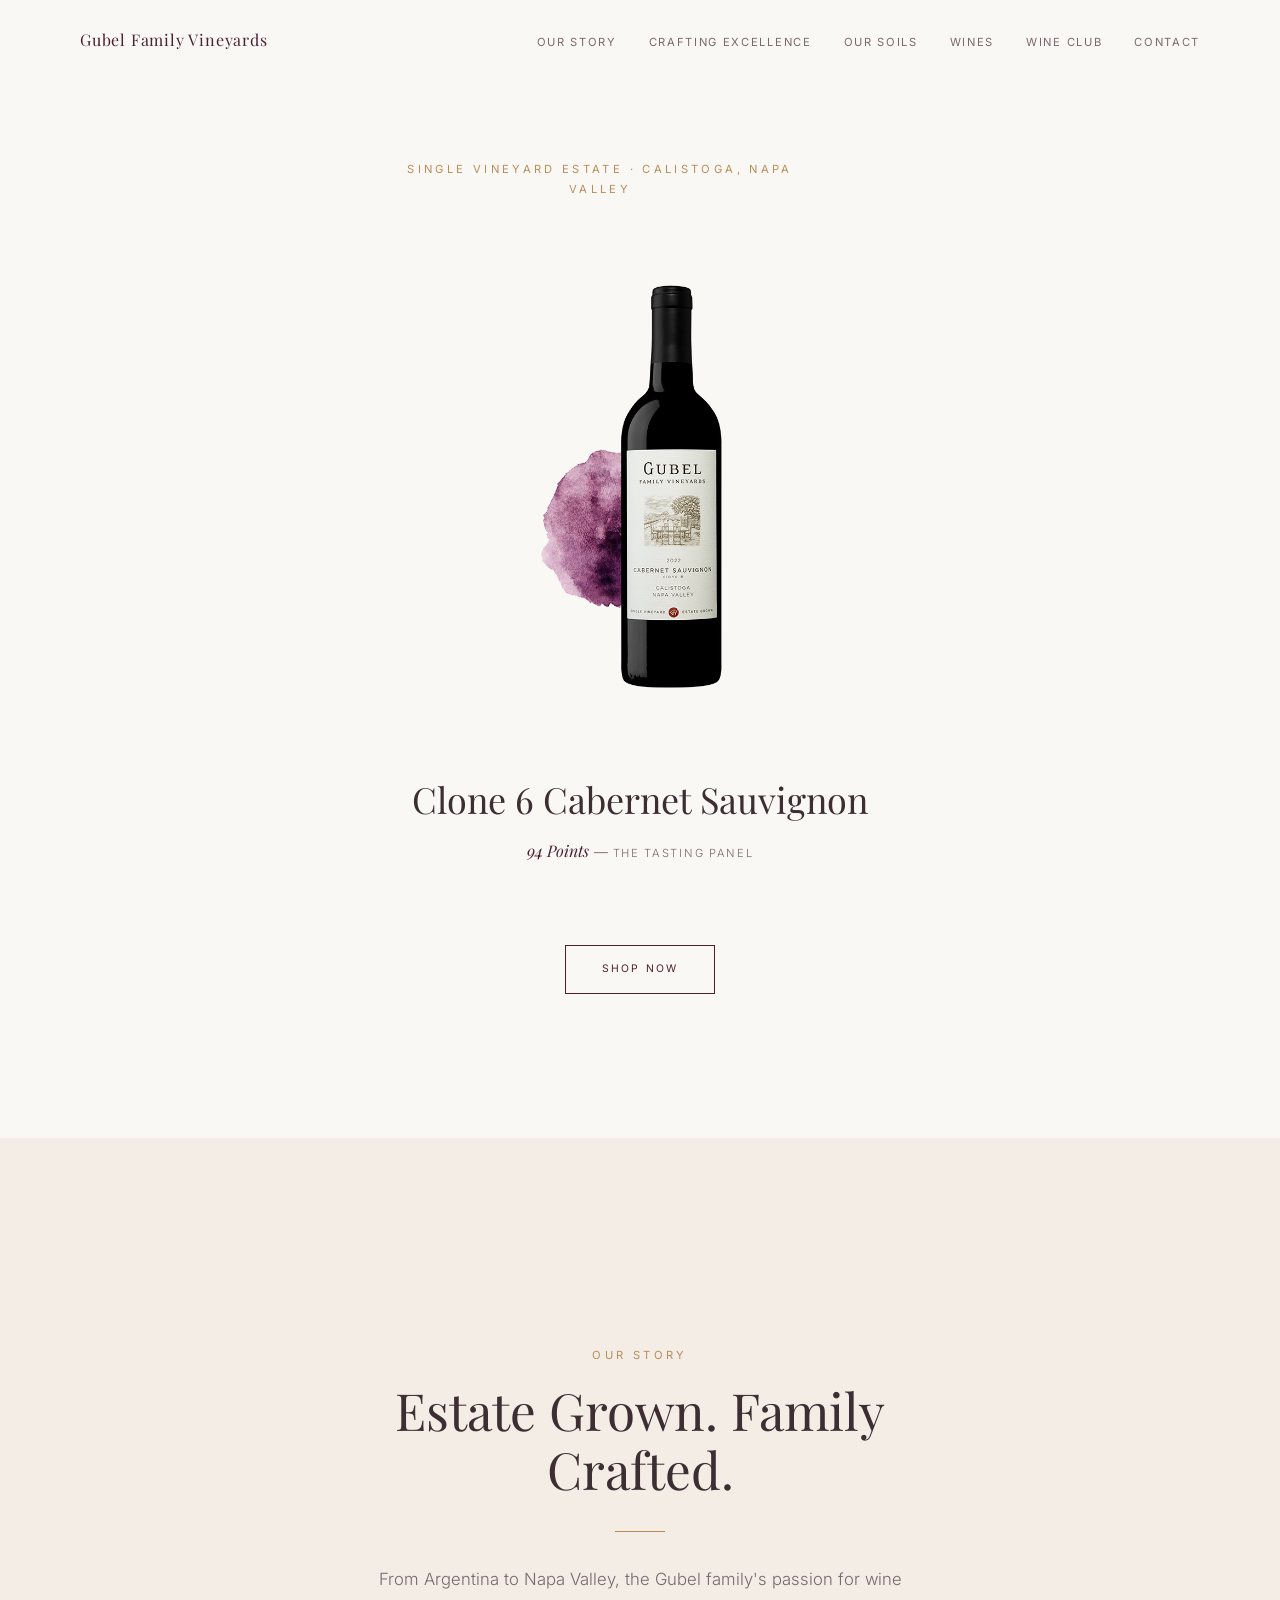
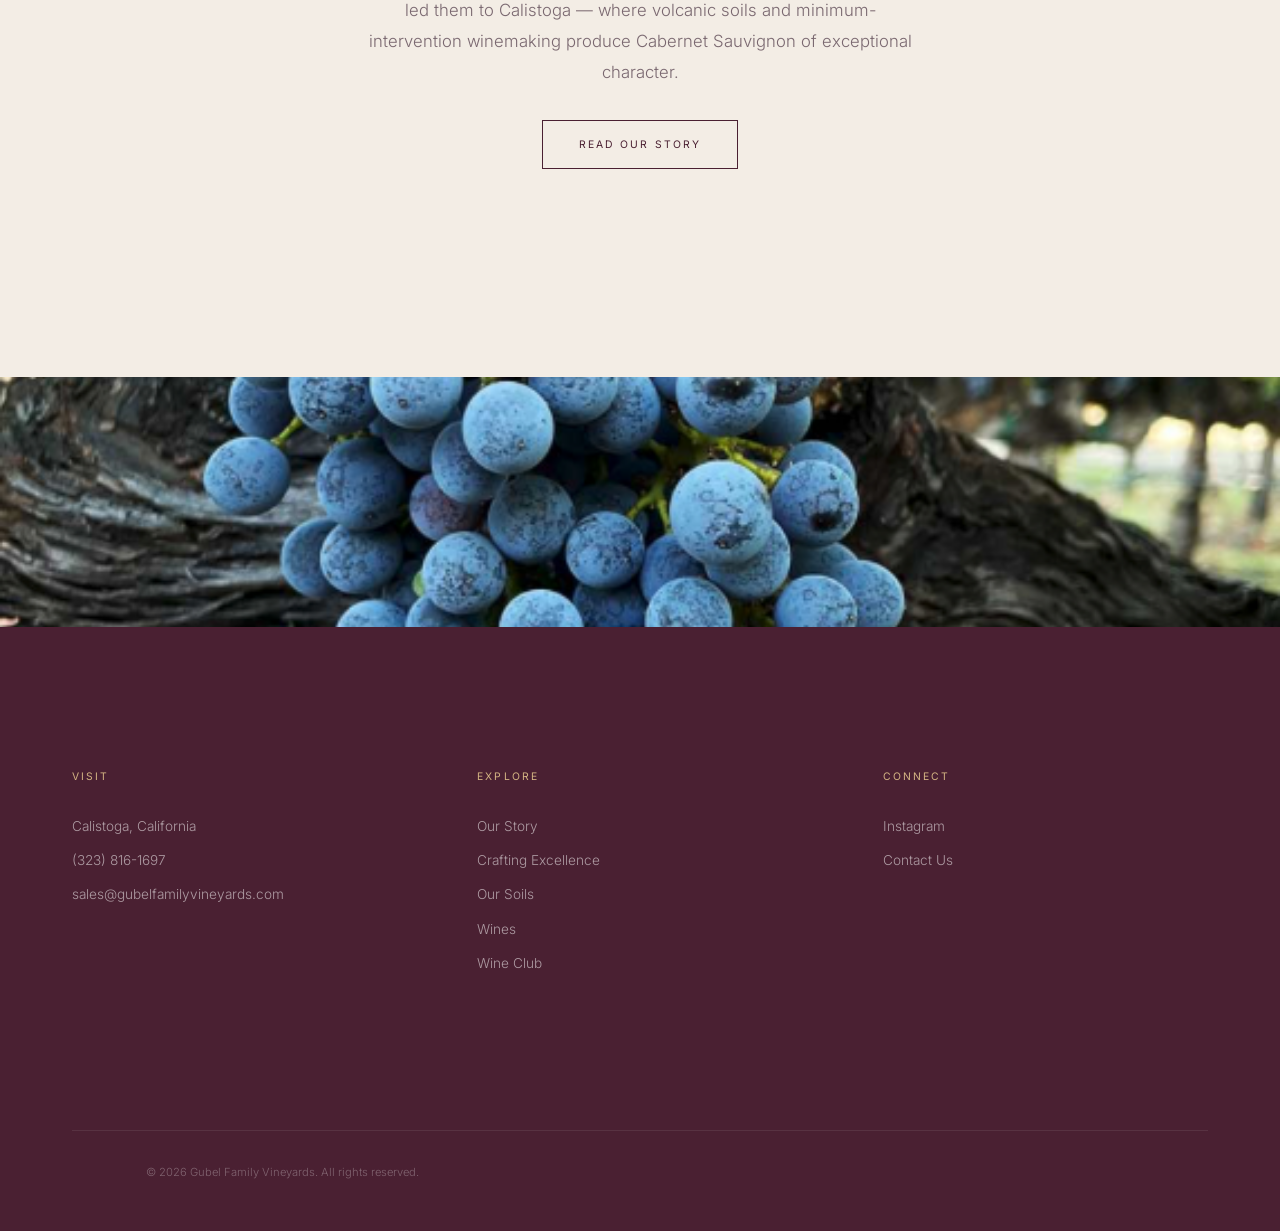
<file: index.html>
<!DOCTYPE html>
<html lang="en">
<head>
  <meta charset="UTF-8">
  <meta name="viewport" content="width=device-width, initial-scale=1.0">
  <title>Gubel Family Vineyards | Estate Cabernet Sauvignon — Calistoga, Napa Valley</title>
  <meta name="description" content="Single-vineyard estate winery in Calistoga, Napa Valley. Clone 6 Cabernet Sauvignon crafted with minimal intervention by winemaker Robbie Meyer.">

  <meta property="og:title" content="Gubel Family Vineyards">
  <meta property="og:description" content="Estate-grown Cabernet Sauvignon from Calistoga, Napa Valley.">
  <meta property="og:type" content="website">
  <meta property="og:url" content="https://drinkchouchou.com">

  <link rel="preconnect" href="https://fonts.googleapis.com">
  <link rel="preconnect" href="https://fonts.gstatic.com" crossorigin>
  <link href="https://fonts.googleapis.com/css2?family=Playfair+Display:ital,wght@0,400;0,700;1,400&family=Inter:wght@300;400;500&display=swap" rel="stylesheet">
  <link rel="stylesheet" href="assets/css/style.css">
</head>
<body>

  <!-- Navigation -->
  <nav class="nav nav--cream" aria-label="Main navigation">
    <a href="index.html" class="nav__logo nav__logo--dark">Gubel Family Vineyards</a>

    <ul class="nav__links">
      <li><a href="pages/our-story.html" class="nav__link nav__link--dark">Our Story</a></li>
      <li><a href="pages/crafting-excellence.html" class="nav__link nav__link--dark">Crafting Excellence</a></li>
      <li><a href="pages/our-soils.html" class="nav__link nav__link--dark">Our Soils</a></li>
      <li><a href="pages/wines.html" class="nav__link nav__link--dark">Wines</a></li>
      <li><a href="pages/wine-club.html" class="nav__link nav__link--dark">Wine Club</a></li>
      <li><a href="pages/contact.html" class="nav__link nav__link--dark">Contact</a></li>
    </ul>

    <button class="nav__toggle nav__toggle--dark" aria-label="Open menu" aria-expanded="false">
      <span></span>
      <span></span>
      <span></span>
    </button>
  </nav>

  <!-- Mobile Menu -->
  <div class="nav__mobile" aria-hidden="true">
    <a href="pages/our-story.html" class="nav__link">Our Story</a>
    <a href="pages/crafting-excellence.html" class="nav__link">Crafting Excellence</a>
    <a href="pages/our-soils.html" class="nav__link">Our Soils</a>
    <a href="pages/wines.html" class="nav__link">Wines</a>
    <a href="pages/wine-club.html" class="nav__link">Wine Club</a>
    <a href="pages/contact.html" class="nav__link">Contact</a>
  </div>

  <!-- Hero — Product on Cream -->
  <section class="hero--product">
    <div class="hero--product__content" data-animate>
      <p class="label" style="text-align: center;">Single Vineyard Estate &middot; Calistoga, Napa Valley</p>
      <div class="hero--product__bottle">
        <img src="gubel_2022_cabernetsauvignon.png" alt="2022 Gubel Clone 6 Napa Valley Cabernet Sauvignon">
      </div>
      <h1 class="hero--product__title">Clone 6 Cabernet Sauvignon</h1>
      <p class="hero--product__rating">94 Points — <span>The Tasting Panel</span></p>
      <a href="pages/wines.html" class="btn btn--outline">Shop Now</a>
    </div>
  </section>

  <!-- Brief Story -->
  <section class="section section--large" style="background-color: var(--color-cream-warm);">
    <div class="container" data-animate>
      <div style="text-align: center; max-width: 550px; margin: 0 auto;">
        <span class="label">Our Story</span>
        <h2>Estate Grown. Family Crafted.</h2>
        <hr class="divider divider--center">
        <p style="font-size: 1.05rem; line-height: 1.85; color: var(--color-text-light); margin: var(--space-md) auto;">From Argentina to Napa Valley, the Gubel family's passion for wine led them to Calistoga — where volcanic soils and minimum-intervention winemaking produce Cabernet Sauvignon of exceptional character.</p>
        <a href="pages/our-story.html" class="btn btn--outline">Read Our Story</a>
      </div>
    </div>
  </section>

  <!-- Image Band -->
  <div class="image-band">
    <img src="grapes.png" alt="Cabernet Sauvignon grapes on the vine at Gubel Family Vineyards" loading="lazy">
  </div>

  <!-- Footer -->
  <footer class="footer">
    <div class="container">
      <div class="footer__grid">
        <div>
          <h3 class="footer__heading">Visit</h3>
          <p class="footer__link">Calistoga, California</p>
          <a href="tel:+13238161697" class="footer__link">(323) 816-1697</a>
          <a href="mailto:sales@gubelfamilyvineyards.com" class="footer__link">sales@gubelfamilyvineyards.com</a>
        </div>
        <div>
          <h3 class="footer__heading">Explore</h3>
          <a href="pages/our-story.html" class="footer__link">Our Story</a>
          <a href="pages/crafting-excellence.html" class="footer__link">Crafting Excellence</a>
          <a href="pages/our-soils.html" class="footer__link">Our Soils</a>
          <a href="pages/wines.html" class="footer__link">Wines</a>
          <a href="pages/wine-club.html" class="footer__link">Wine Club</a>
        </div>
        <div>
          <h3 class="footer__heading">Connect</h3>
          <a href="https://instagram.com/gubelfamilyvineyards" class="footer__link" target="_blank" rel="noopener">Instagram</a>
          <a href="pages/contact.html" class="footer__link">Contact Us</a>
        </div>
      </div>
      <div class="footer__bottom">
        <p>&copy; 2026 Gubel Family Vineyards. All rights reserved.</p>
      </div>
    </div>
  </footer>

  <script src="assets/js/main.js"></script>
</body>
</html>
</file>
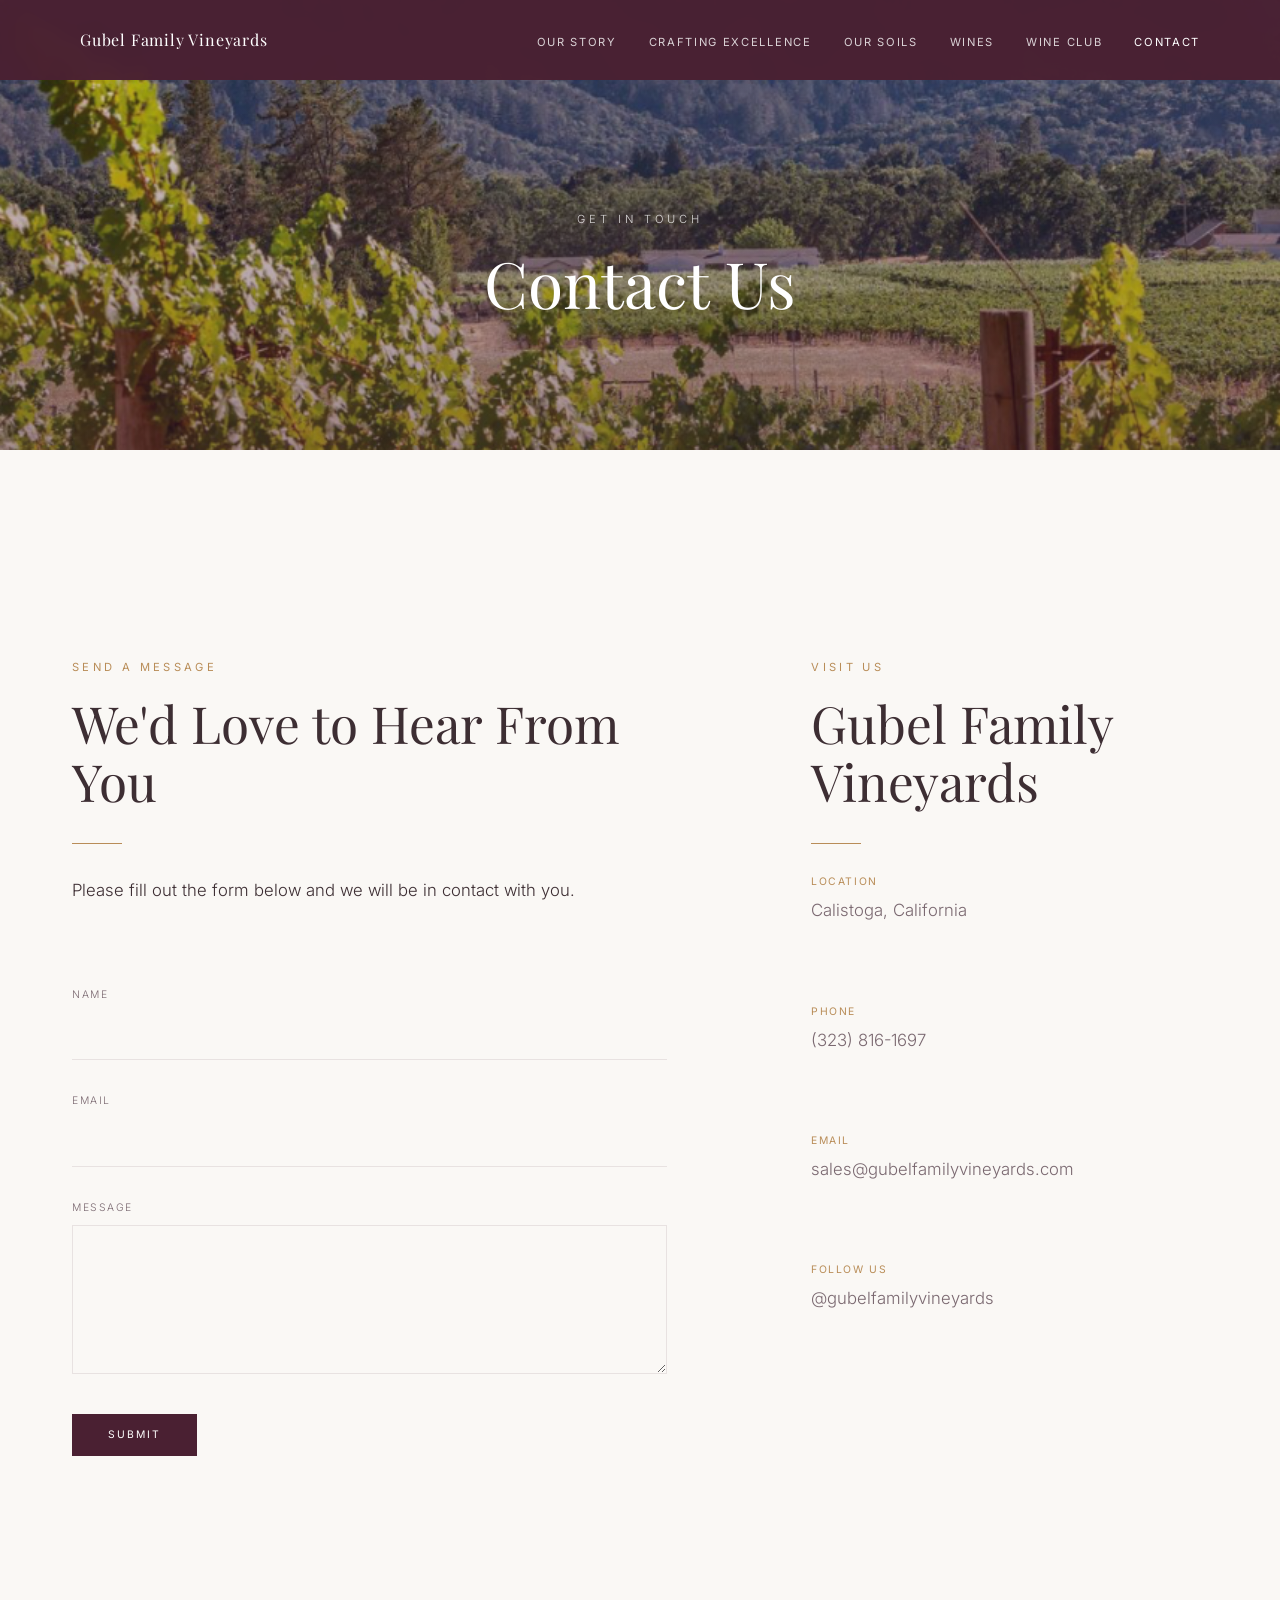
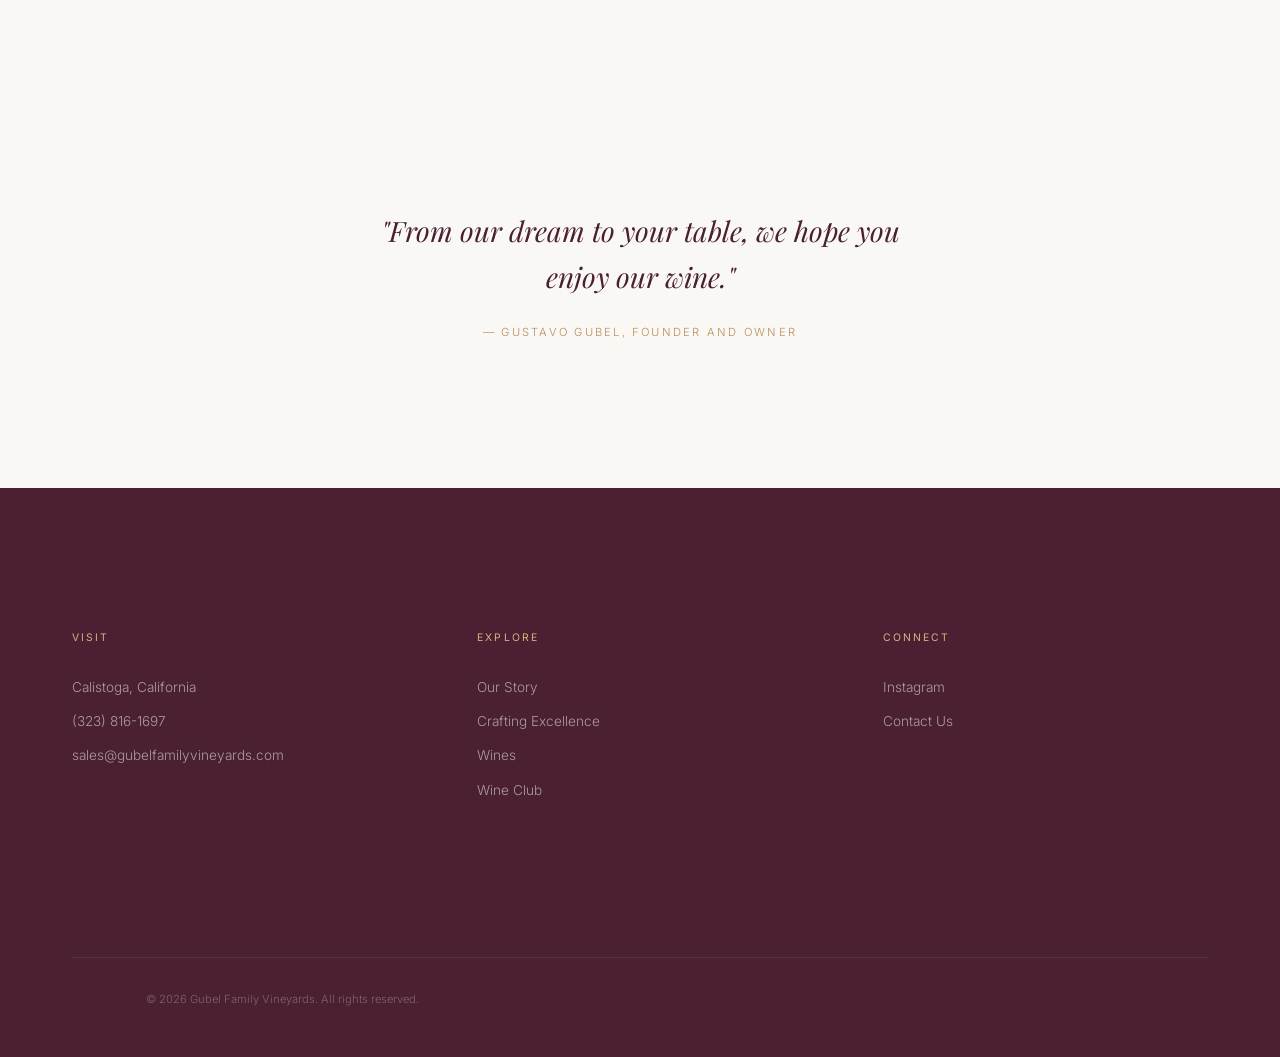
<file: pages/contact.html>
<!DOCTYPE html>
<html lang="en">
<head>
  <meta charset="UTF-8">
  <meta name="viewport" content="width=device-width, initial-scale=1.0">
  <title>Contact Us | Gubel Family Vineyards — Calistoga, Napa Valley</title>
  <meta name="description" content="Contact Gubel Family Vineyards — schedule a visit, ask about our wines, or plan your tasting experience in Calistoga.">

  <meta property="og:title" content="Contact Us | Gubel Family Vineyards">
  <meta property="og:description" content="Get in touch with Gubel Family Vineyards in Calistoga, Napa Valley.">
  <meta property="og:type" content="website">

  <link rel="preconnect" href="https://fonts.googleapis.com">
  <link rel="preconnect" href="https://fonts.gstatic.com" crossorigin>
  <link href="https://fonts.googleapis.com/css2?family=Playfair+Display:ital,wght@0,400;0,700;1,400&family=Inter:wght@300;400;500&display=swap" rel="stylesheet">
  <link rel="stylesheet" href="../assets/css/style.css">
</head>
<body>

  <nav class="nav nav--scrolled" aria-label="Main navigation">
    <a href="../index.html" class="nav__logo">Gubel Family Vineyards</a>
    <ul class="nav__links">
      <li><a href="our-story.html" class="nav__link">Our Story</a></li>
      <li><a href="crafting-excellence.html" class="nav__link">Crafting Excellence</a></li>
      <li><a href="our-soils.html" class="nav__link">Our Soils</a></li>
      <li><a href="wines.html" class="nav__link">Wines</a></li>
      <li><a href="wine-club.html" class="nav__link">Wine Club</a></li>
      <li><a href="contact.html" class="nav__link nav__link--active">Contact</a></li>
    </ul>
    <button class="nav__toggle" aria-label="Open menu" aria-expanded="false">
      <span></span><span></span><span></span>
    </button>
  </nav>
  <div class="nav__mobile" aria-hidden="true">
    <a href="our-story.html" class="nav__link">Our Story</a>
    <a href="crafting-excellence.html" class="nav__link">Crafting Excellence</a>
    <a href="our-soils.html" class="nav__link">Our Soils</a>
    <a href="wines.html" class="nav__link">Wines</a>
    <a href="wine-club.html" class="nav__link">Wine Club</a>
    <a href="contact.html" class="nav__link">Contact</a>
  </div>

  <section class="page-hero page-hero--short">
    <div class="page-hero__bg" style="background-image: url('../vineyard.png');"></div>
    <div class="page-hero__content" data-animate>
      <p class="hero__subtitle">Get In Touch</p>
      <h1 class="page-hero__title">Contact Us</h1>
    </div>
  </section>

  <main>
    <section class="section section--large">
      <div class="container">
        <div class="contact-grid">

          <div class="contact-form" data-animate>
            <span class="label">Send a Message</span>
            <h2>We'd Love to Hear From You</h2>
            <hr class="divider">
            <p style="margin-bottom: var(--space-lg); color: var(--color-dark-light); font-size: 1.05rem;">Please fill out the form below and we will be in contact with you.</p>
            <form id="contact-form" action="#" method="POST">
              <div class="form-group">
                <label for="name" class="form-label">Name</label>
                <input type="text" id="name" name="name" class="form-input" required>
              </div>
              <div class="form-group">
                <label for="email" class="form-label">Email</label>
                <input type="email" id="email" name="email" class="form-input" required>
              </div>
              <div class="form-group">
                <label for="message" class="form-label">Message</label>
                <textarea id="message" name="message" class="form-input form-textarea" rows="6" required></textarea>
              </div>
              <button type="submit" class="btn btn--primary">Submit</button>
            </form>
          </div>

          <div class="contact-info" data-animate data-animate-delay="1">
            <span class="label">Visit Us</span>
            <h2>Gubel Family Vineyards</h2>
            <hr class="divider">
            <div class="contact-info__item">
              <h3>Location</h3>
              <p>Calistoga, California</p>
            </div>
            <div class="contact-info__item">
              <h3>Phone</h3>
              <a href="tel:+13238161697">(323) 816-1697</a>
            </div>
            <div class="contact-info__item">
              <h3>Email</h3>
              <a href="mailto:sales@gubelfamilyvineyards.com">sales@gubelfamilyvineyards.com</a>
            </div>
            <div class="contact-info__item">
              <h3>Follow Us</h3>
              <a href="https://instagram.com/gubelfamilyvineyards" target="_blank" rel="noopener">@gubelfamilyvineyards</a>
            </div>
          </div>

        </div>
      </div>
    </section>

    <section class="section--quote">
      <div class="container" data-animate>
        <blockquote class="pullquote">
          <p>"From our dream to your table, we hope you enjoy our wine."</p>
          <cite>— Gustavo Gubel, Founder and Owner</cite>
        </blockquote>
      </div>
    </section>
  </main>

  <footer class="footer">
    <div class="container">
      <div class="footer__grid">
        <div>
          <h3 class="footer__heading">Visit</h3>
          <p class="footer__link">Calistoga, California</p>
          <a href="tel:+13238161697" class="footer__link">(323) 816-1697</a>
          <a href="mailto:sales@gubelfamilyvineyards.com" class="footer__link">sales@gubelfamilyvineyards.com</a>
        </div>
        <div>
          <h3 class="footer__heading">Explore</h3>
          <a href="our-story.html" class="footer__link">Our Story</a>
          <a href="crafting-excellence.html" class="footer__link">Crafting Excellence</a>
          <a href="wines.html" class="footer__link">Wines</a>
          <a href="wine-club.html" class="footer__link">Wine Club</a>
        </div>
        <div>
          <h3 class="footer__heading">Connect</h3>
          <a href="https://instagram.com/gubelfamilyvineyards" class="footer__link" target="_blank" rel="noopener">Instagram</a>
          <a href="contact.html" class="footer__link">Contact Us</a>
        </div>
      </div>
      <div class="footer__bottom">
        <p>&copy; 2026 Gubel Family Vineyards. All rights reserved.</p>
      </div>
    </div>
  </footer>

  <script src="../assets/js/main.js"></script>
</body>
</html>
</file>
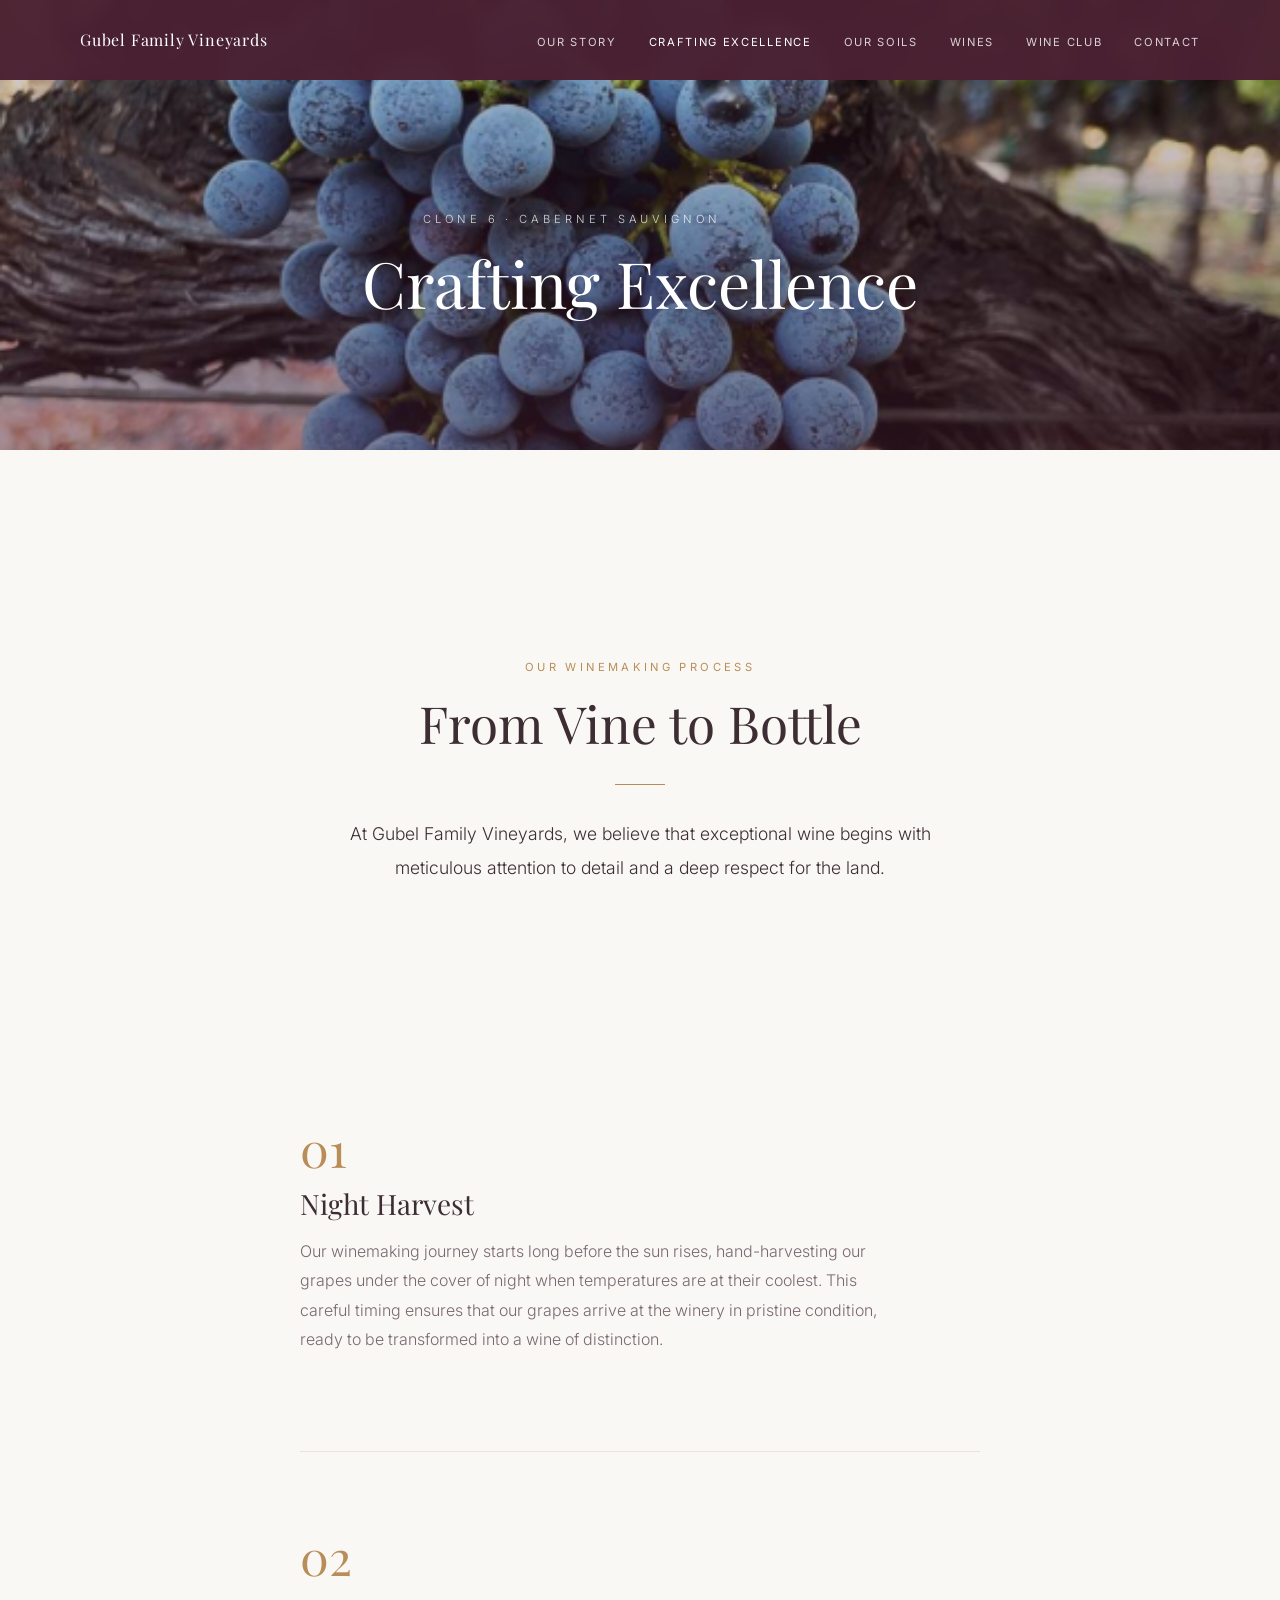
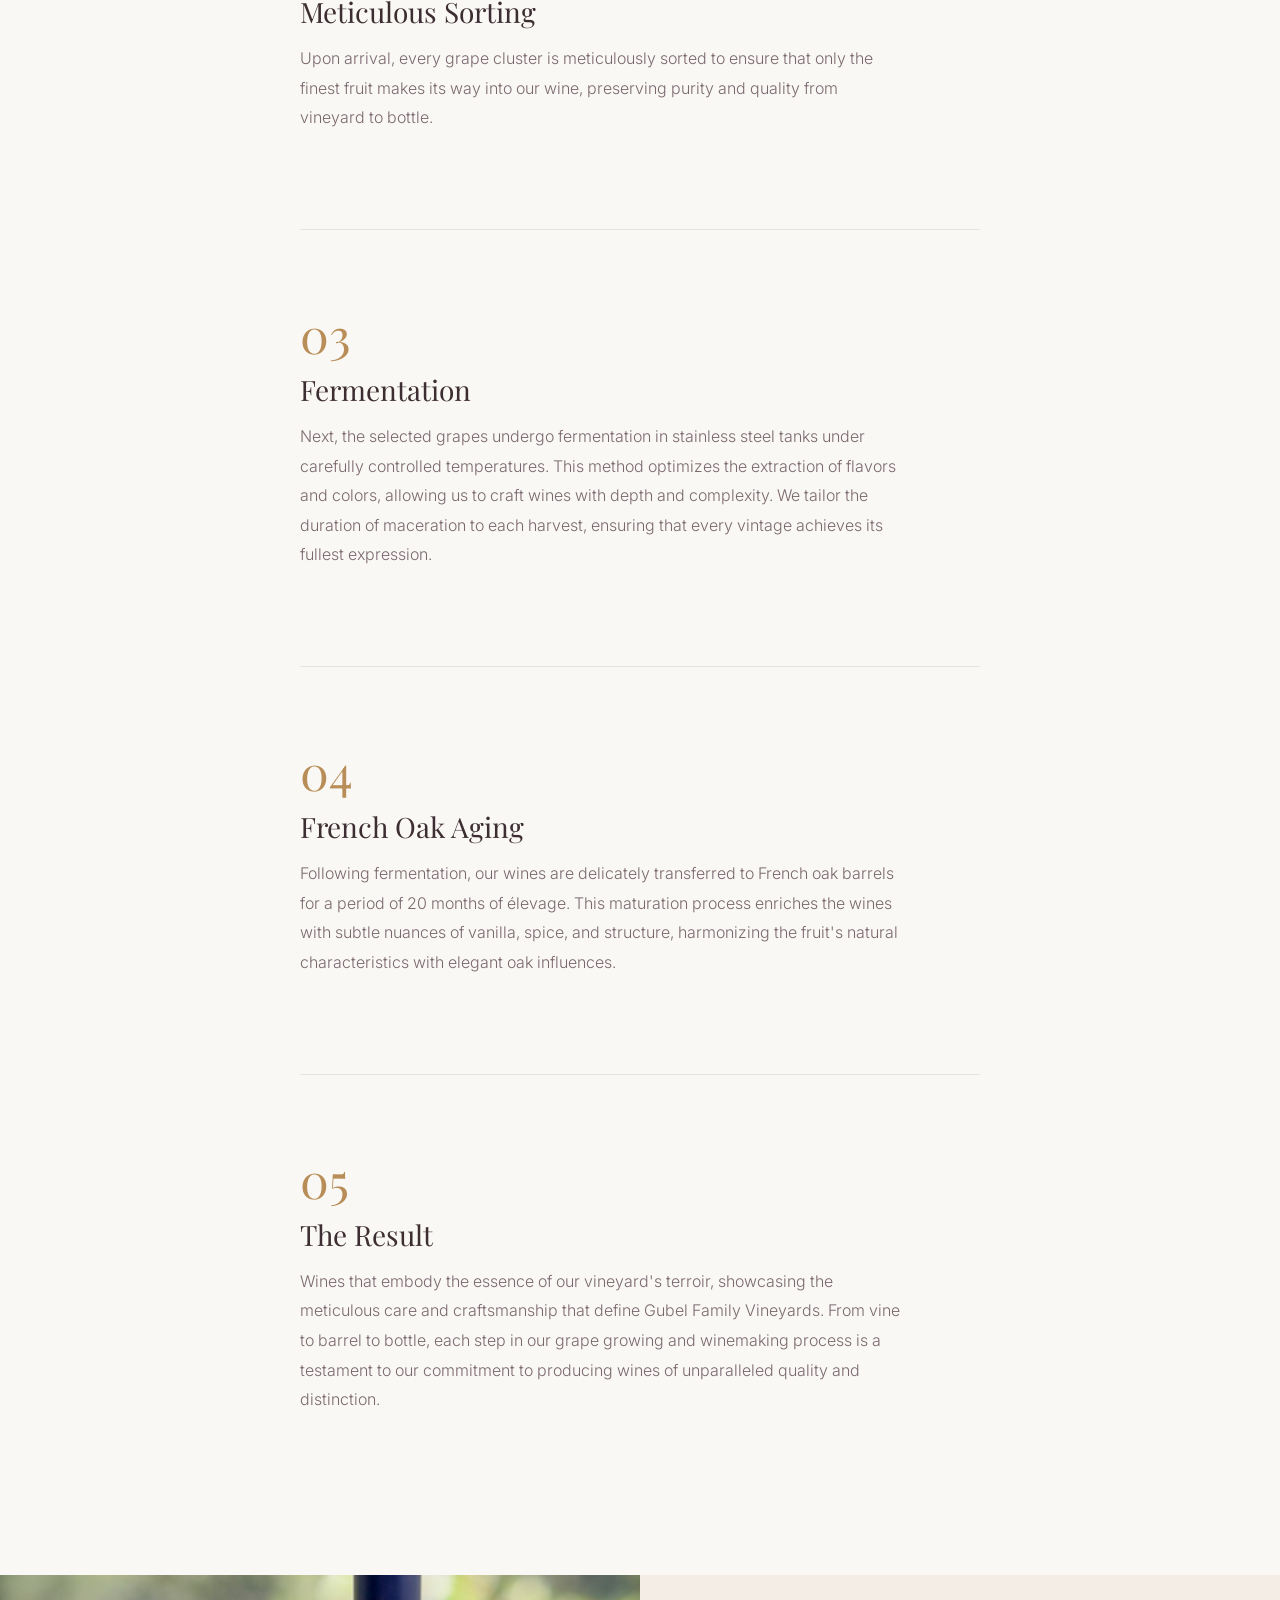
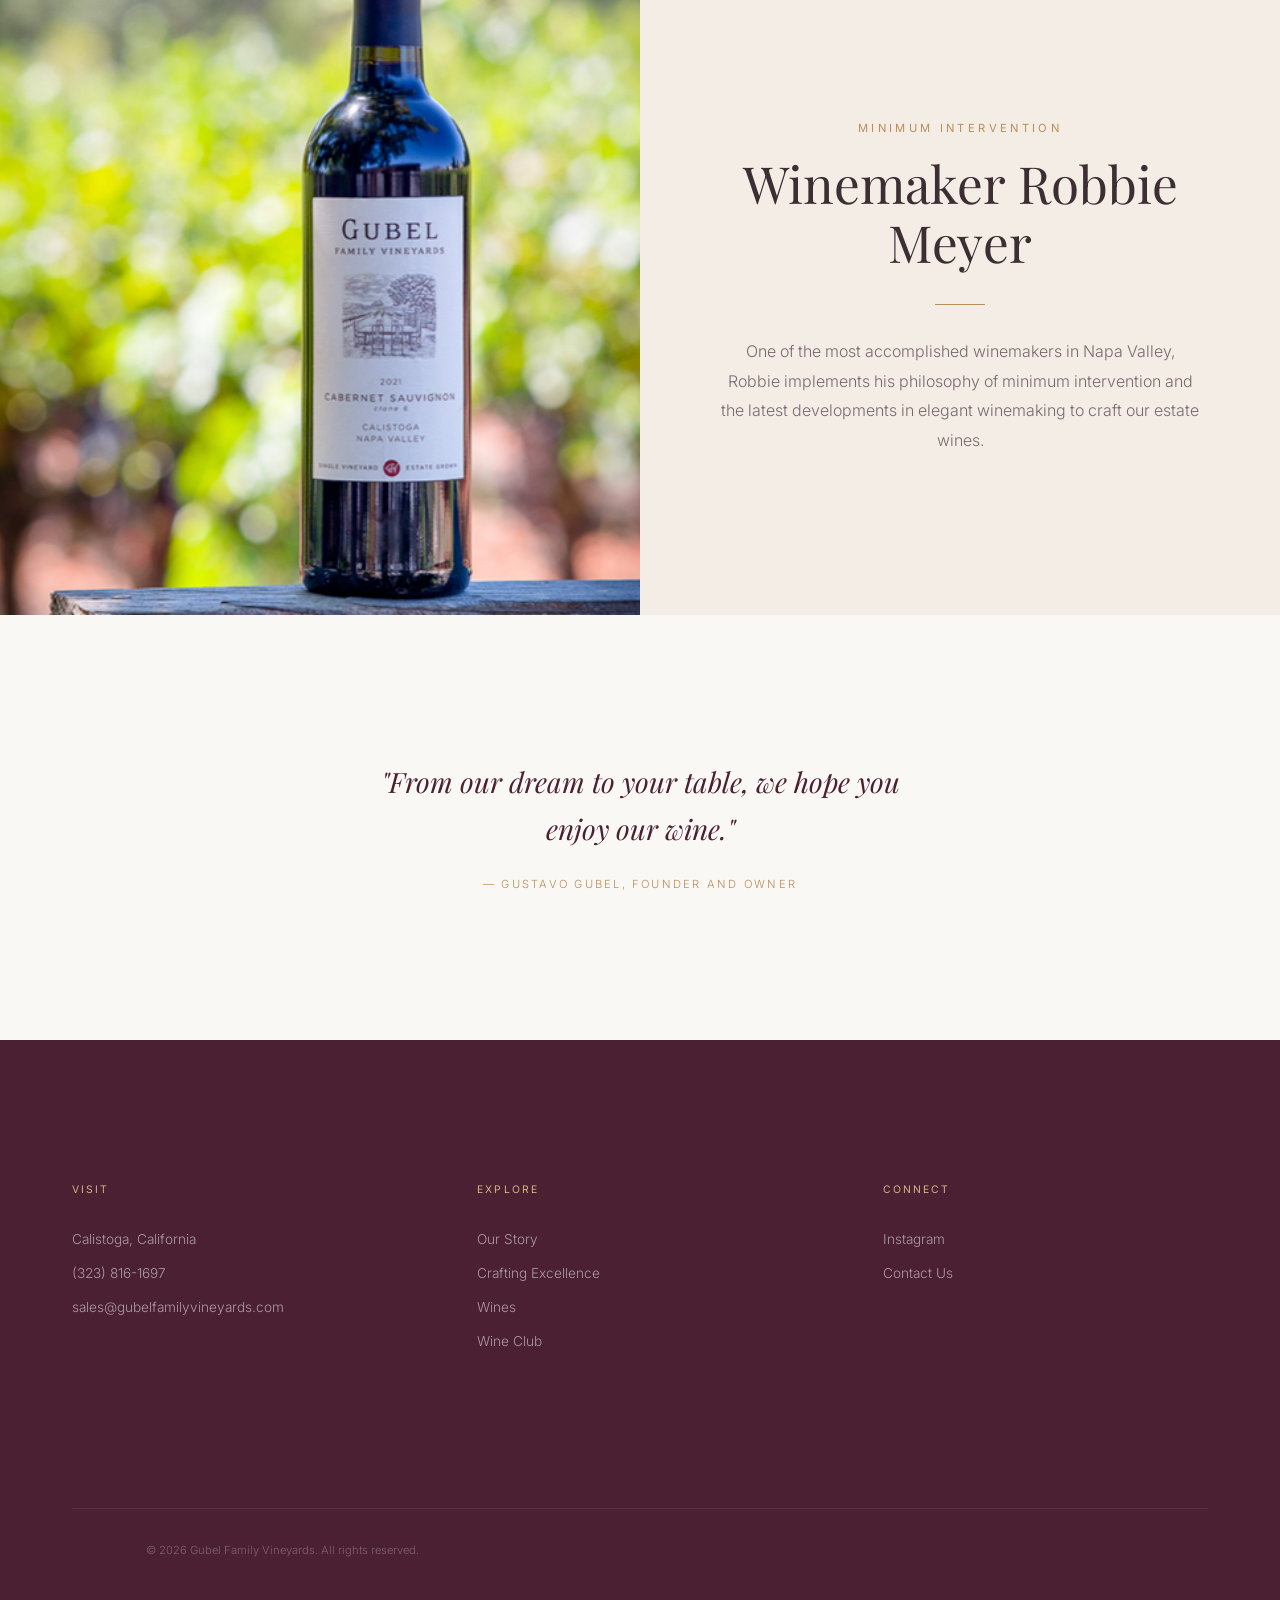
<file: pages/crafting-excellence.html>
<!DOCTYPE html>
<html lang="en">
<head>
  <meta charset="UTF-8">
  <meta name="viewport" content="width=device-width, initial-scale=1.0">
  <title>Crafting Excellence | Gubel Family Vineyards — Calistoga, Napa Valley</title>
  <meta name="description" content="Our winemaking process — hand-harvested, meticulously sorted, fermented in stainless steel, and aged 20 months in French oak.">

  <meta property="og:title" content="Crafting Excellence | Gubel Family Vineyards">
  <meta property="og:description" content="Discover the meticulous winemaking process behind our Clone 6 Cabernet Sauvignon.">
  <meta property="og:type" content="website">

  <link rel="preconnect" href="https://fonts.googleapis.com">
  <link rel="preconnect" href="https://fonts.gstatic.com" crossorigin>
  <link href="https://fonts.googleapis.com/css2?family=Playfair+Display:ital,wght@0,400;0,700;1,400&family=Inter:wght@300;400;500&display=swap" rel="stylesheet">
  <link rel="stylesheet" href="../assets/css/style.css">
</head>
<body>

  <nav class="nav nav--scrolled" aria-label="Main navigation">
    <a href="../index.html" class="nav__logo">Gubel Family Vineyards</a>
    <ul class="nav__links">
      <li><a href="our-story.html" class="nav__link">Our Story</a></li>
      <li><a href="crafting-excellence.html" class="nav__link nav__link--active">Crafting Excellence</a></li>
      <li><a href="our-soils.html" class="nav__link">Our Soils</a></li>
      <li><a href="wines.html" class="nav__link">Wines</a></li>
      <li><a href="wine-club.html" class="nav__link">Wine Club</a></li>
      <li><a href="contact.html" class="nav__link">Contact</a></li>
    </ul>
    <button class="nav__toggle" aria-label="Open menu" aria-expanded="false">
      <span></span><span></span><span></span>
    </button>
  </nav>
  <div class="nav__mobile" aria-hidden="true">
    <a href="our-story.html" class="nav__link">Our Story</a>
    <a href="crafting-excellence.html" class="nav__link">Crafting Excellence</a>
    <a href="our-soils.html" class="nav__link">Our Soils</a>
    <a href="wines.html" class="nav__link">Wines</a>
    <a href="wine-club.html" class="nav__link">Wine Club</a>
    <a href="contact.html" class="nav__link">Contact</a>
  </div>

  <section class="page-hero">
    <div class="page-hero__bg" style="background-image: url('../grapes.png');"></div>
    <div class="page-hero__content" data-animate>
      <p class="hero__subtitle">Clone 6 &middot; Cabernet Sauvignon</p>
      <h1 class="page-hero__title">Crafting Excellence</h1>
    </div>
  </section>

  <main>
    <!-- Intro -->
    <section class="section section--large">
      <div class="container" data-animate>
        <div style="text-align: center; max-width: 650px; margin: 0 auto;">
          <span class="label">Our Winemaking Process</span>
          <h2>From Vine to Bottle</h2>
          <hr class="divider divider--center">
          <p style="font-size: 1.1rem; line-height: 1.9; color: var(--color-dark-light); margin: var(--space-md) auto;">At Gubel Family Vineyards, we believe that exceptional wine begins with meticulous attention to detail and a deep respect for the land.</p>
        </div>
      </div>
    </section>

    <!-- Process Steps -->
    <section class="section" style="padding-top: 0;">
      <div class="container">
        <div class="process-grid">

          <div class="process-step" data-animate>
            <div class="process-step__number">01</div>
            <h3 class="process-step__title">Night Harvest</h3>
            <p>Our winemaking journey starts long before the sun rises, hand-harvesting our grapes under the cover of night when temperatures are at their coolest. This careful timing ensures that our grapes arrive at the winery in pristine condition, ready to be transformed into a wine of distinction.</p>
          </div>

          <div class="process-step" data-animate>
            <div class="process-step__number">02</div>
            <h3 class="process-step__title">Meticulous Sorting</h3>
            <p>Upon arrival, every grape cluster is meticulously sorted to ensure that only the finest fruit makes its way into our wine, preserving purity and quality from vineyard to bottle.</p>
          </div>

          <div class="process-step" data-animate>
            <div class="process-step__number">03</div>
            <h3 class="process-step__title">Fermentation</h3>
            <p>Next, the selected grapes undergo fermentation in stainless steel tanks under carefully controlled temperatures. This method optimizes the extraction of flavors and colors, allowing us to craft wines with depth and complexity. We tailor the duration of maceration to each harvest, ensuring that every vintage achieves its fullest expression.</p>
          </div>

          <div class="process-step" data-animate>
            <div class="process-step__number">04</div>
            <h3 class="process-step__title">French Oak Aging</h3>
            <p>Following fermentation, our wines are delicately transferred to French oak barrels for a period of 20 months of élevage. This maturation process enriches the wines with subtle nuances of vanilla, spice, and structure, harmonizing the fruit's natural characteristics with elegant oak influences.</p>
          </div>

          <div class="process-step" data-animate>
            <div class="process-step__number">05</div>
            <h3 class="process-step__title">The Result</h3>
            <p>Wines that embody the essence of our vineyard's terroir, showcasing the meticulous care and craftsmanship that define Gubel Family Vineyards. From vine to barrel to bottle, each step in our grape growing and winemaking process is a testament to our commitment to producing wines of unparalleled quality and distinction.</p>
          </div>

        </div>
      </div>
    </section>

    <!-- Full-bleed image break -->
    <section class="editorial" data-animate>
      <div class="editorial__image" style="min-height: 300px;">
        <img src="../winebottle.png" alt="Gubel Family Vineyards wine bottle" loading="lazy">
      </div>
      <div class="editorial__content" style="background-color: var(--color-cream-warm); text-align: center; align-items: center;">
        <span class="label">Minimum Intervention</span>
        <h2>Winemaker Robbie Meyer</h2>
        <hr class="divider divider--center">
        <p style="text-align: center;">One of the most accomplished winemakers in Napa Valley, Robbie implements his philosophy of minimum intervention and the latest developments in elegant winemaking to craft our estate wines.</p>
      </div>
    </section>

    <section class="section--quote">
      <div class="container" data-animate>
        <blockquote class="pullquote">
          <p>"From our dream to your table, we hope you enjoy our wine."</p>
          <cite>— Gustavo Gubel, Founder and Owner</cite>
        </blockquote>
      </div>
    </section>
  </main>

  <footer class="footer">
    <div class="container">
      <div class="footer__grid">
        <div>
          <h3 class="footer__heading">Visit</h3>
          <p class="footer__link">Calistoga, California</p>
          <a href="tel:+13238161697" class="footer__link">(323) 816-1697</a>
          <a href="mailto:sales@gubelfamilyvineyards.com" class="footer__link">sales@gubelfamilyvineyards.com</a>
        </div>
        <div>
          <h3 class="footer__heading">Explore</h3>
          <a href="our-story.html" class="footer__link">Our Story</a>
          <a href="crafting-excellence.html" class="footer__link">Crafting Excellence</a>
          <a href="wines.html" class="footer__link">Wines</a>
          <a href="wine-club.html" class="footer__link">Wine Club</a>
        </div>
        <div>
          <h3 class="footer__heading">Connect</h3>
          <a href="https://instagram.com/gubelfamilyvineyards" class="footer__link" target="_blank" rel="noopener">Instagram</a>
          <a href="contact.html" class="footer__link">Contact Us</a>
        </div>
      </div>
      <div class="footer__bottom">
        <p>&copy; 2026 Gubel Family Vineyards. All rights reserved.</p>
      </div>
    </div>
  </footer>

  <script src="../assets/js/main.js"></script>
</body>
</html>
</file>
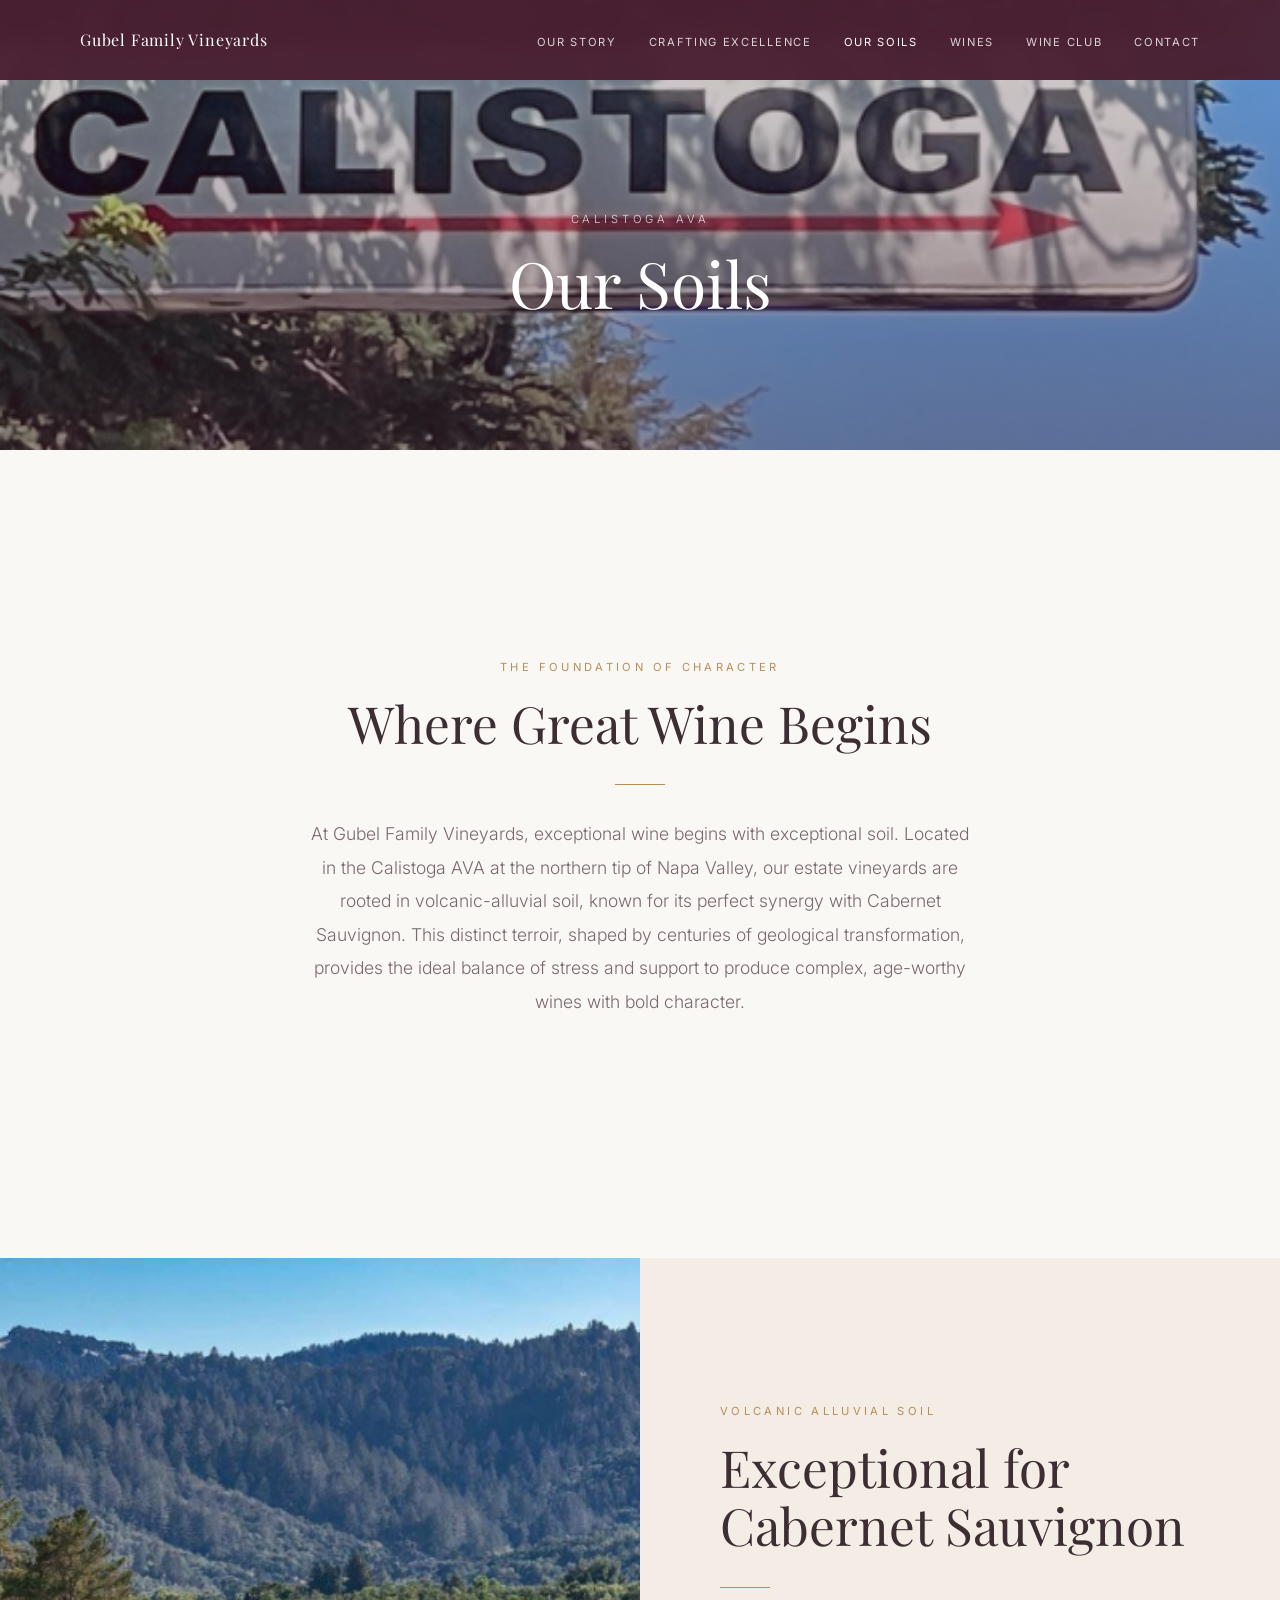
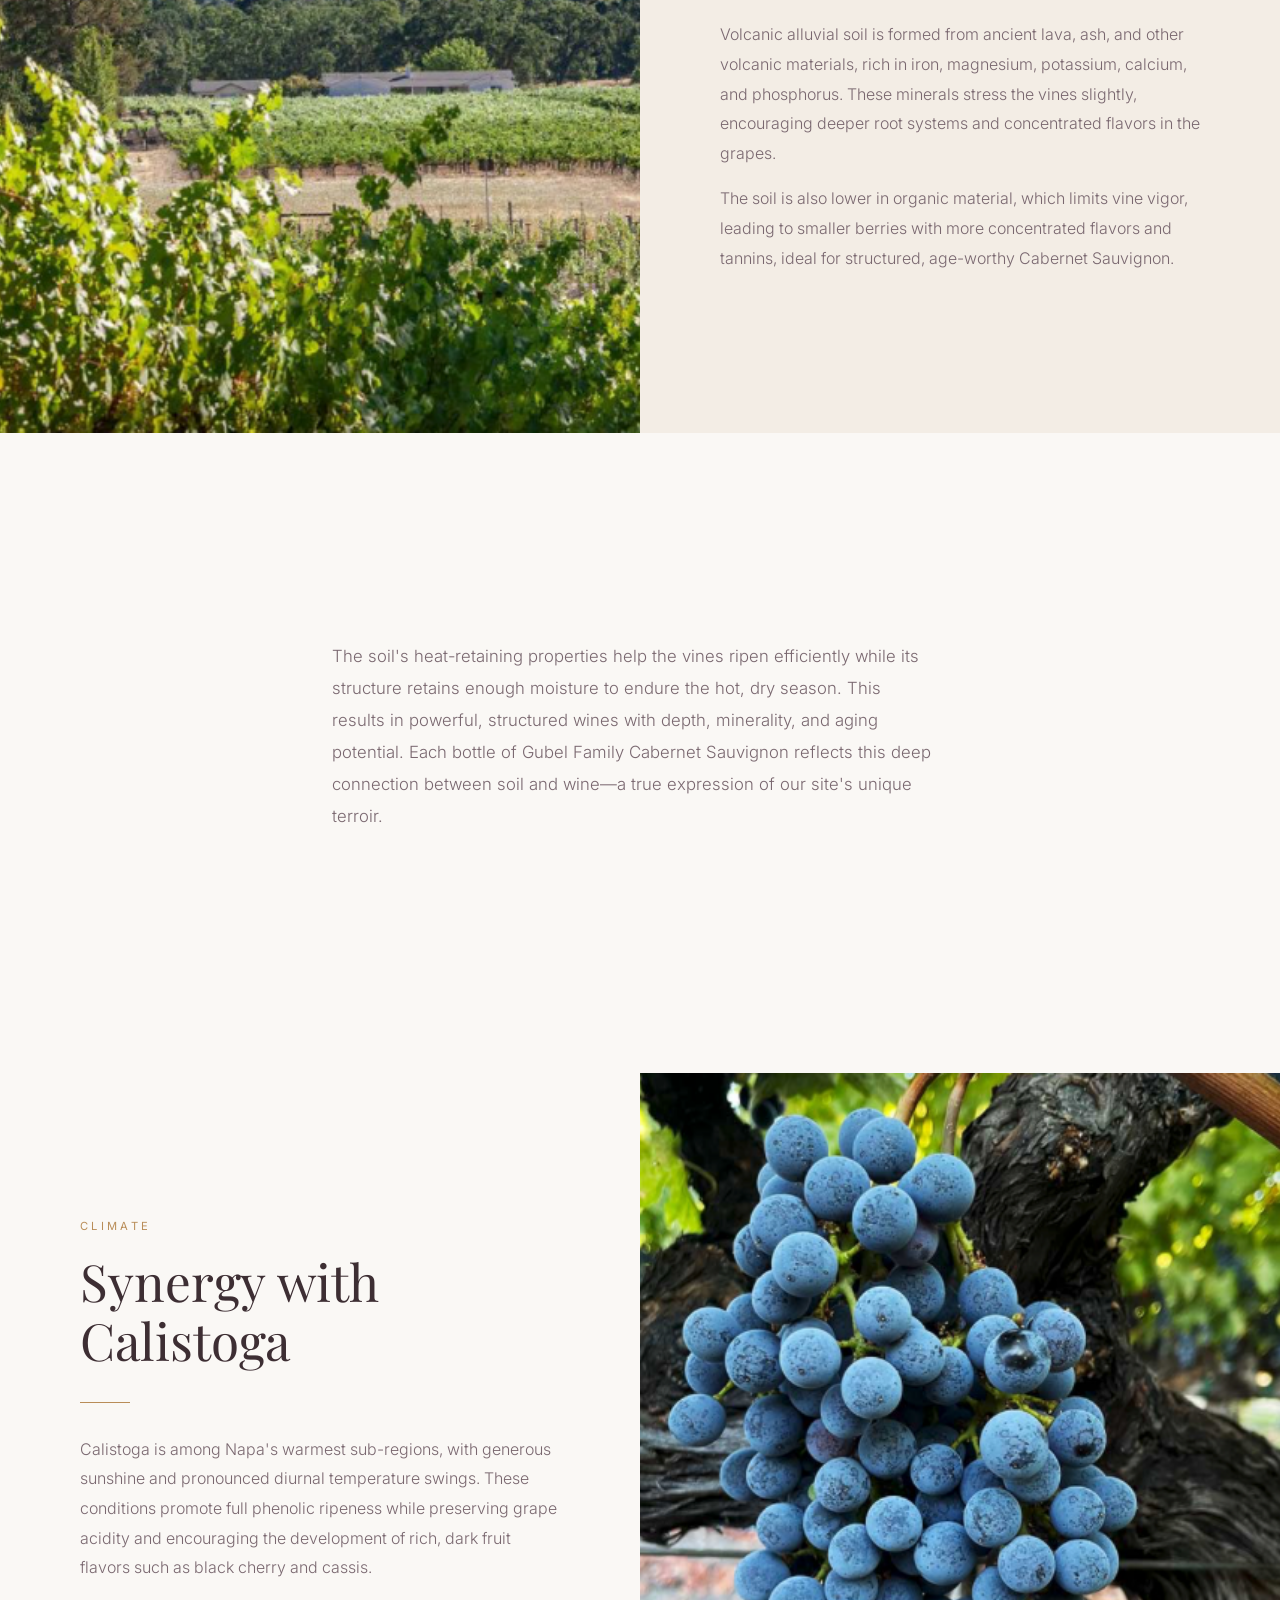
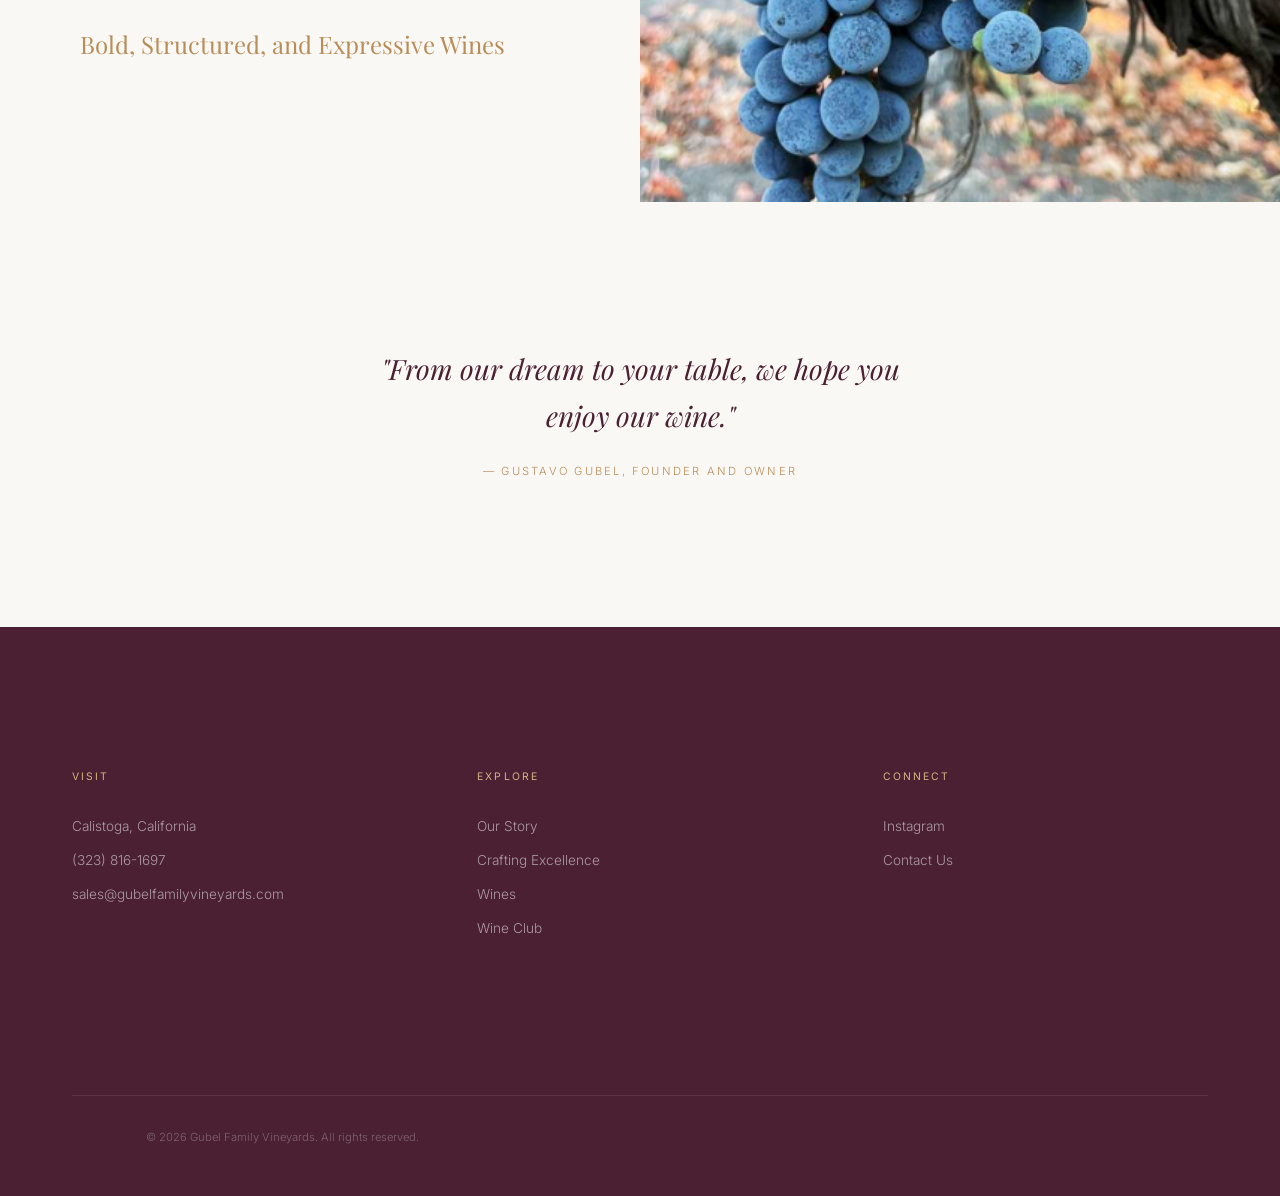
<file: pages/our-soils.html>
<!DOCTYPE html>
<html lang="en">
<head>
  <meta charset="UTF-8">
  <meta name="viewport" content="width=device-width, initial-scale=1.0">
  <title>Our Soils | Gubel Family Vineyards — Calistoga, Napa Valley</title>
  <meta name="description" content="Volcanic-alluvial soil in the Calistoga AVA — the foundation of character at Gubel Family Vineyards.">

  <meta property="og:title" content="Our Soils | Gubel Family Vineyards">
  <meta property="og:description" content="Discover the volcanic terroir that shapes our Cabernet Sauvignon.">
  <meta property="og:type" content="website">

  <link rel="preconnect" href="https://fonts.googleapis.com">
  <link rel="preconnect" href="https://fonts.gstatic.com" crossorigin>
  <link href="https://fonts.googleapis.com/css2?family=Playfair+Display:ital,wght@0,400;0,700;1,400&family=Inter:wght@300;400;500&display=swap" rel="stylesheet">
  <link rel="stylesheet" href="../assets/css/style.css">
</head>
<body>

  <nav class="nav nav--scrolled" aria-label="Main navigation">
    <a href="../index.html" class="nav__logo">Gubel Family Vineyards</a>
    <ul class="nav__links">
      <li><a href="our-story.html" class="nav__link">Our Story</a></li>
      <li><a href="crafting-excellence.html" class="nav__link">Crafting Excellence</a></li>
      <li><a href="our-soils.html" class="nav__link nav__link--active">Our Soils</a></li>
      <li><a href="wines.html" class="nav__link">Wines</a></li>
      <li><a href="wine-club.html" class="nav__link">Wine Club</a></li>
      <li><a href="contact.html" class="nav__link">Contact</a></li>
    </ul>
    <button class="nav__toggle" aria-label="Open menu" aria-expanded="false">
      <span></span><span></span><span></span>
    </button>
  </nav>
  <div class="nav__mobile" aria-hidden="true">
    <a href="our-story.html" class="nav__link">Our Story</a>
    <a href="crafting-excellence.html" class="nav__link">Crafting Excellence</a>
    <a href="our-soils.html" class="nav__link">Our Soils</a>
    <a href="wines.html" class="nav__link">Wines</a>
    <a href="wine-club.html" class="nav__link">Wine Club</a>
    <a href="contact.html" class="nav__link">Contact</a>
  </div>

  <section class="page-hero">
    <div class="page-hero__bg" style="background-image: url('../calistoga.png');"></div>
    <div class="page-hero__content" data-animate>
      <p class="hero__subtitle">Calistoga AVA</p>
      <h1 class="page-hero__title">Our Soils</h1>
    </div>
  </section>

  <main>
    <section class="section section--large">
      <div class="container" data-animate>
        <div style="text-align: center; max-width: 700px; margin: 0 auto;">
          <span class="label">The Foundation of Character</span>
          <h2>Where Great Wine Begins</h2>
          <hr class="divider divider--center">
          <p style="font-size: 1.1rem; line-height: 1.9; color: var(--color-text-light); margin: var(--space-md) auto;">At Gubel Family Vineyards, exceptional wine begins with exceptional soil. Located in the Calistoga AVA at the northern tip of Napa Valley, our estate vineyards are rooted in volcanic-alluvial soil, known for its perfect synergy with Cabernet Sauvignon. This distinct terroir, shaped by centuries of geological transformation, provides the ideal balance of stress and support to produce complex, age-worthy wines with bold character.</p>
        </div>
      </div>
    </section>

    <section class="editorial editorial--cream" data-animate>
      <div class="editorial__image">
        <img src="../vineyard.png" alt="Volcanic soils and vines at Gubel Family Vineyards" loading="lazy">
      </div>
      <div class="editorial__content">
        <span class="label">Volcanic Alluvial Soil</span>
        <h2>Exceptional for Cabernet Sauvignon</h2>
        <hr class="divider">
        <p>Volcanic alluvial soil is formed from ancient lava, ash, and other volcanic materials, rich in iron, magnesium, potassium, calcium, and phosphorus. These minerals stress the vines slightly, encouraging deeper root systems and concentrated flavors in the grapes.</p>
        <p>The soil is also lower in organic material, which limits vine vigor, leading to smaller berries with more concentrated flavors and tannins, ideal for structured, age-worthy Cabernet Sauvignon.</p>
      </div>
    </section>

    <section class="section section--large">
      <div class="container container--narrow" data-animate>
        <div class="page-content">
          <p>The soil's heat-retaining properties help the vines ripen efficiently while its structure retains enough moisture to endure the hot, dry season. This results in powerful, structured wines with depth, minerality, and aging potential. Each bottle of Gubel Family Cabernet Sauvignon reflects this deep connection between soil and wine—a true expression of our site's unique terroir.</p>
        </div>
      </div>
    </section>

    <section class="editorial editorial--reverse" data-animate>
      <div class="editorial__image">
        <img src="../grapes.png" alt="Cabernet Sauvignon grapes ripening in Calistoga sun" loading="lazy">
      </div>
      <div class="editorial__content">
        <span class="label">Climate</span>
        <h2>Synergy with Calistoga</h2>
        <hr class="divider">
        <p>Calistoga is among Napa's warmest sub-regions, with generous sunshine and pronounced diurnal temperature swings. These conditions promote full phenolic ripeness while preserving grape acidity and encouraging the development of rich, dark fruit flavors such as black cherry and cassis.</p>
        <h3 style="color: var(--color-gold); margin-top: var(--space-md); font-size: 1.5rem;">Bold, Structured, and Expressive Wines</h3>
      </div>
    </section>

    <section class="section--quote">
      <div class="container" data-animate>
        <blockquote class="pullquote">
          <p>"From our dream to your table, we hope you enjoy our wine."</p>
          <cite>— Gustavo Gubel, Founder and Owner</cite>
        </blockquote>
      </div>
    </section>
  </main>

  <footer class="footer">
    <div class="container">
      <div class="footer__grid">
        <div>
          <h3 class="footer__heading">Visit</h3>
          <p class="footer__link">Calistoga, California</p>
          <a href="tel:+13238161697" class="footer__link">(323) 816-1697</a>
          <a href="mailto:sales@gubelfamilyvineyards.com" class="footer__link">sales@gubelfamilyvineyards.com</a>
        </div>
        <div>
          <h3 class="footer__heading">Explore</h3>
          <a href="our-story.html" class="footer__link">Our Story</a>
          <a href="crafting-excellence.html" class="footer__link">Crafting Excellence</a>
          <a href="wines.html" class="footer__link">Wines</a>
          <a href="wine-club.html" class="footer__link">Wine Club</a>
        </div>
        <div>
          <h3 class="footer__heading">Connect</h3>
          <a href="https://instagram.com/gubelfamilyvineyards" class="footer__link" target="_blank" rel="noopener">Instagram</a>
          <a href="contact.html" class="footer__link">Contact Us</a>
        </div>
      </div>
      <div class="footer__bottom">
        <p>&copy; 2026 Gubel Family Vineyards. All rights reserved.</p>
      </div>
    </div>
  </footer>

  <script src="../assets/js/main.js"></script>
</body>
</html>
</file>
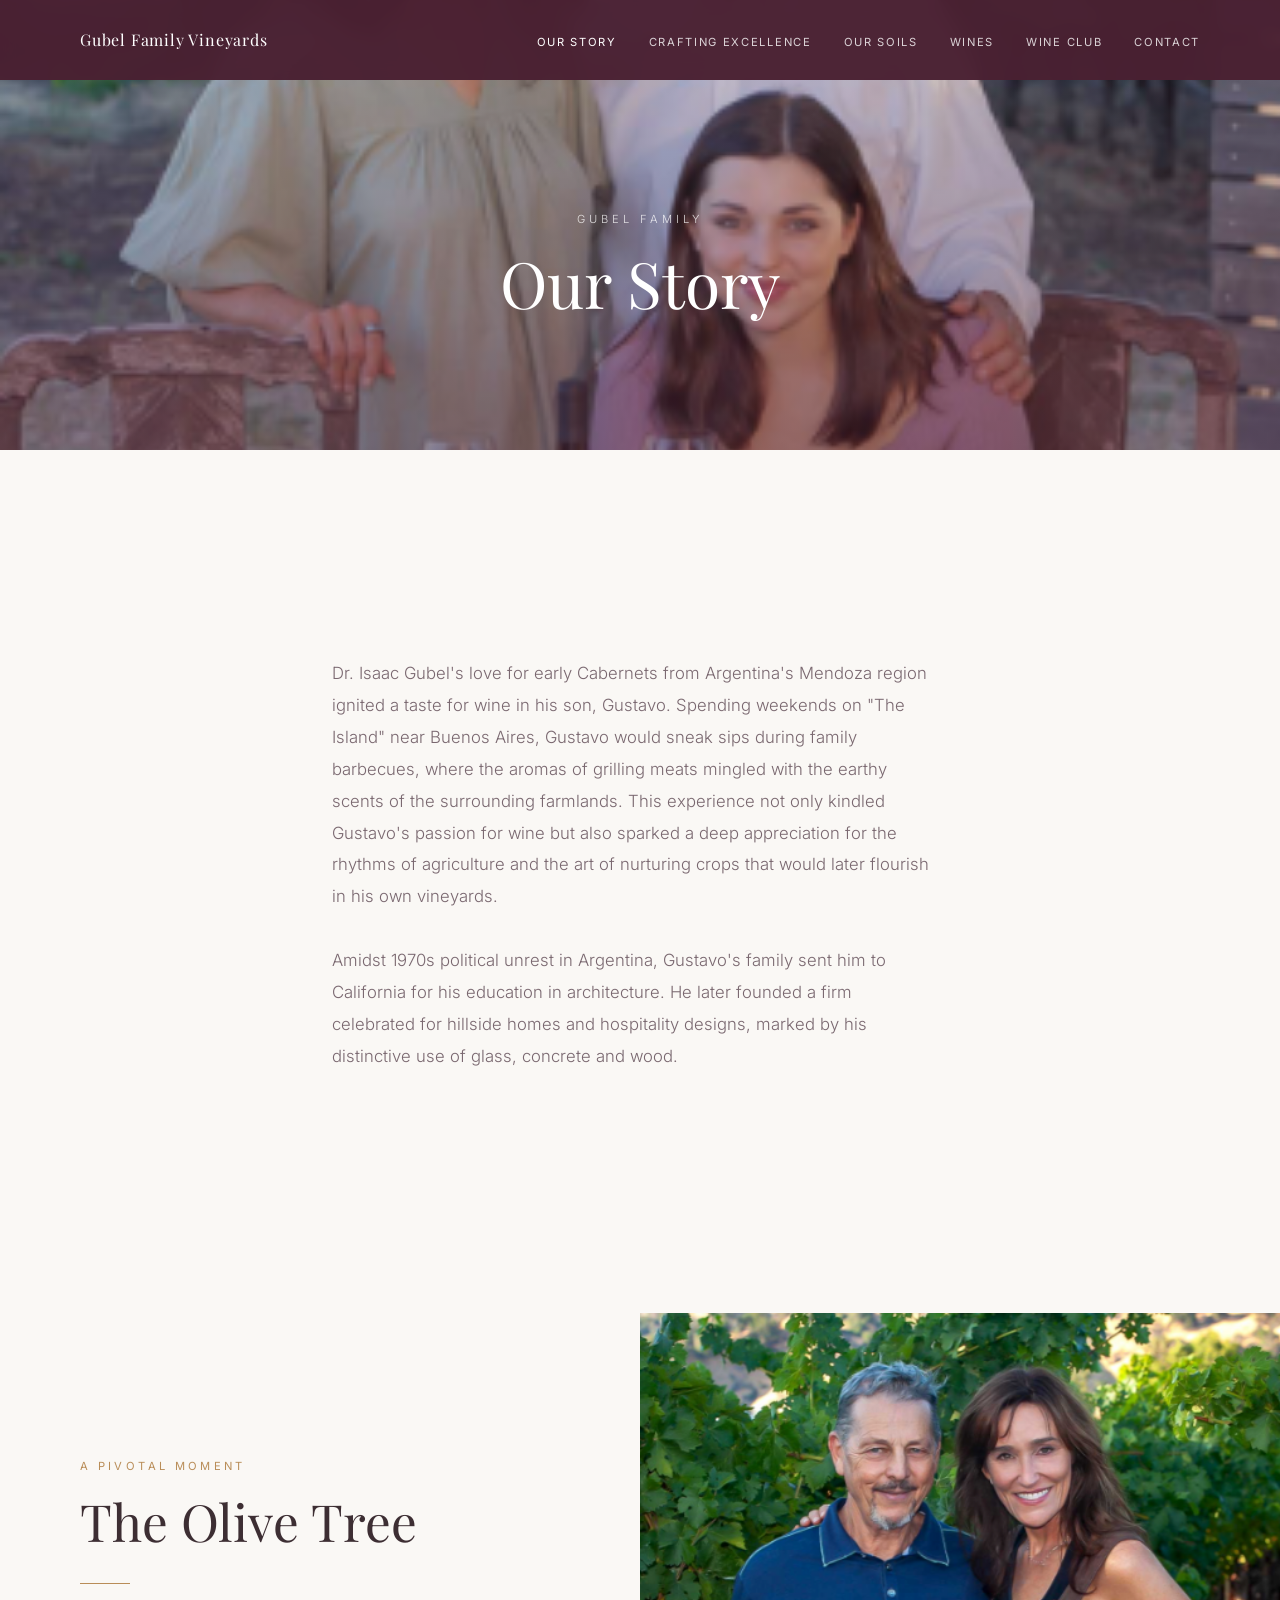
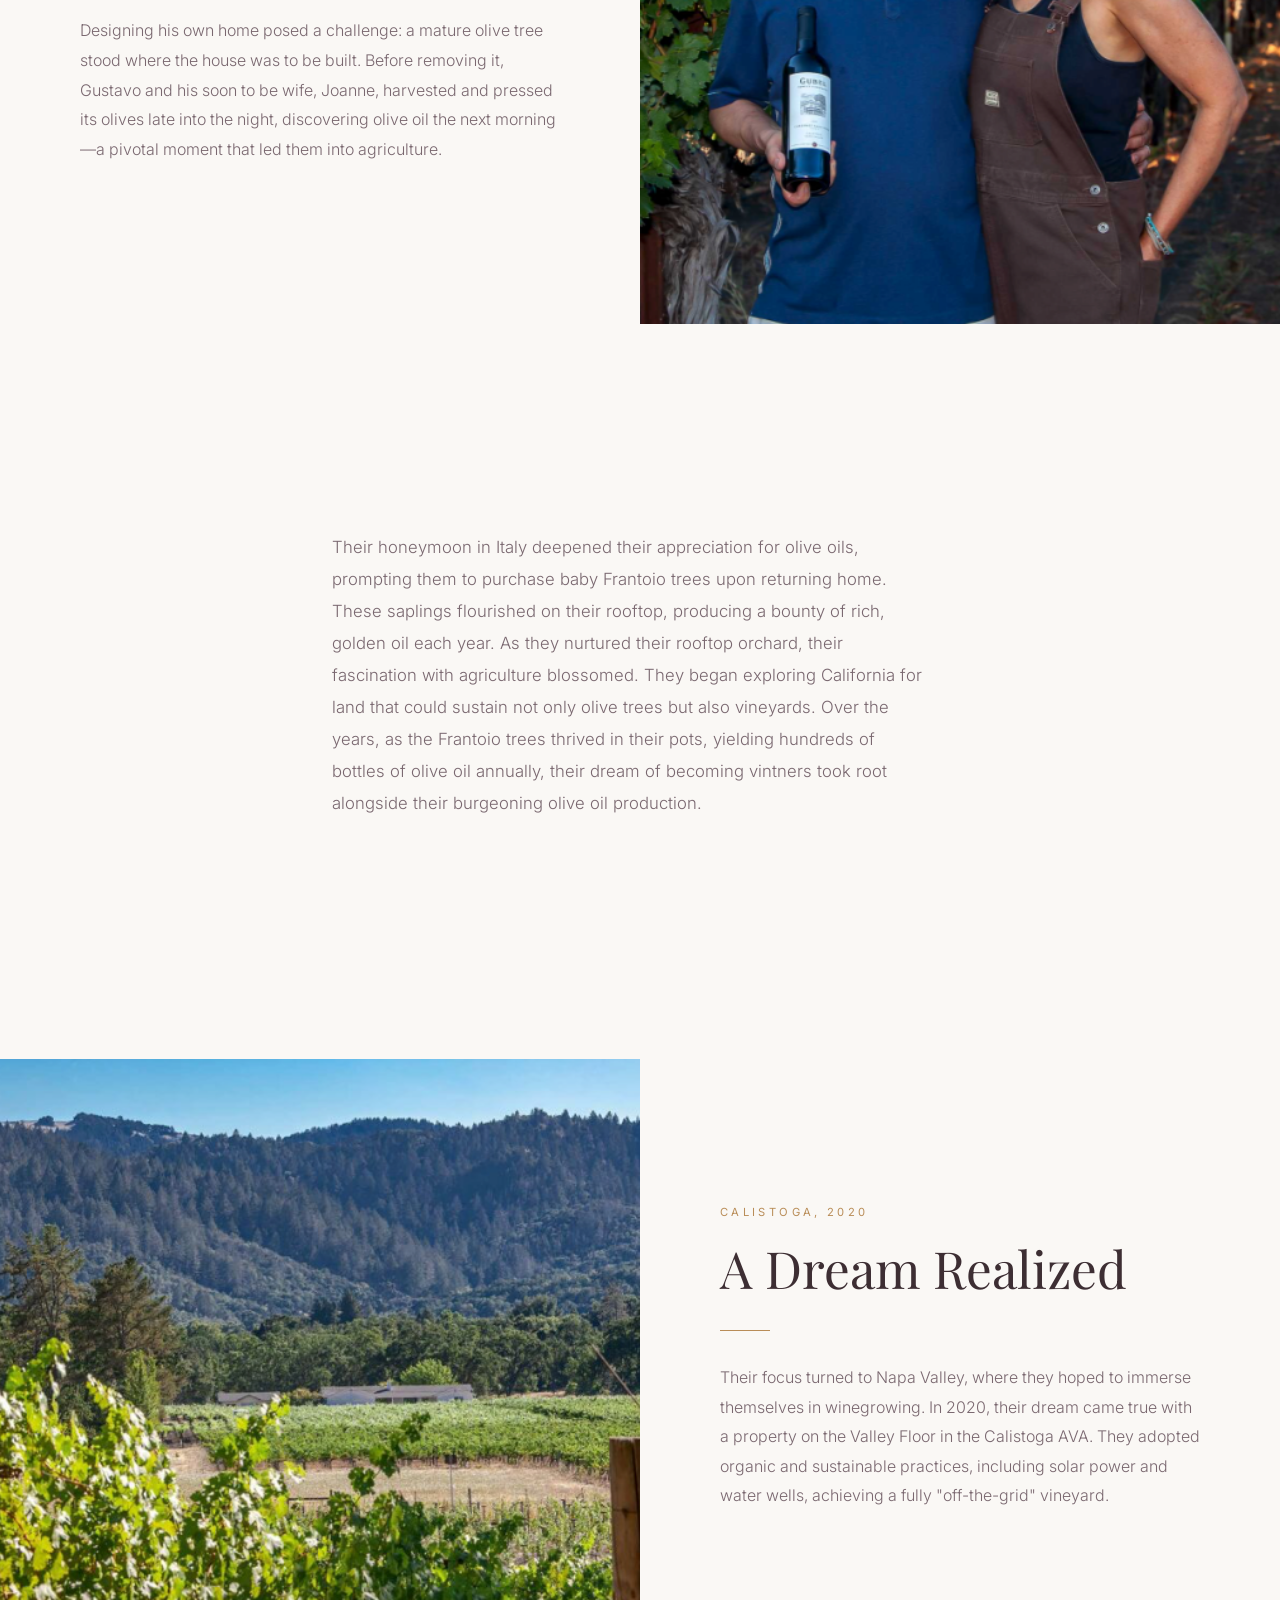
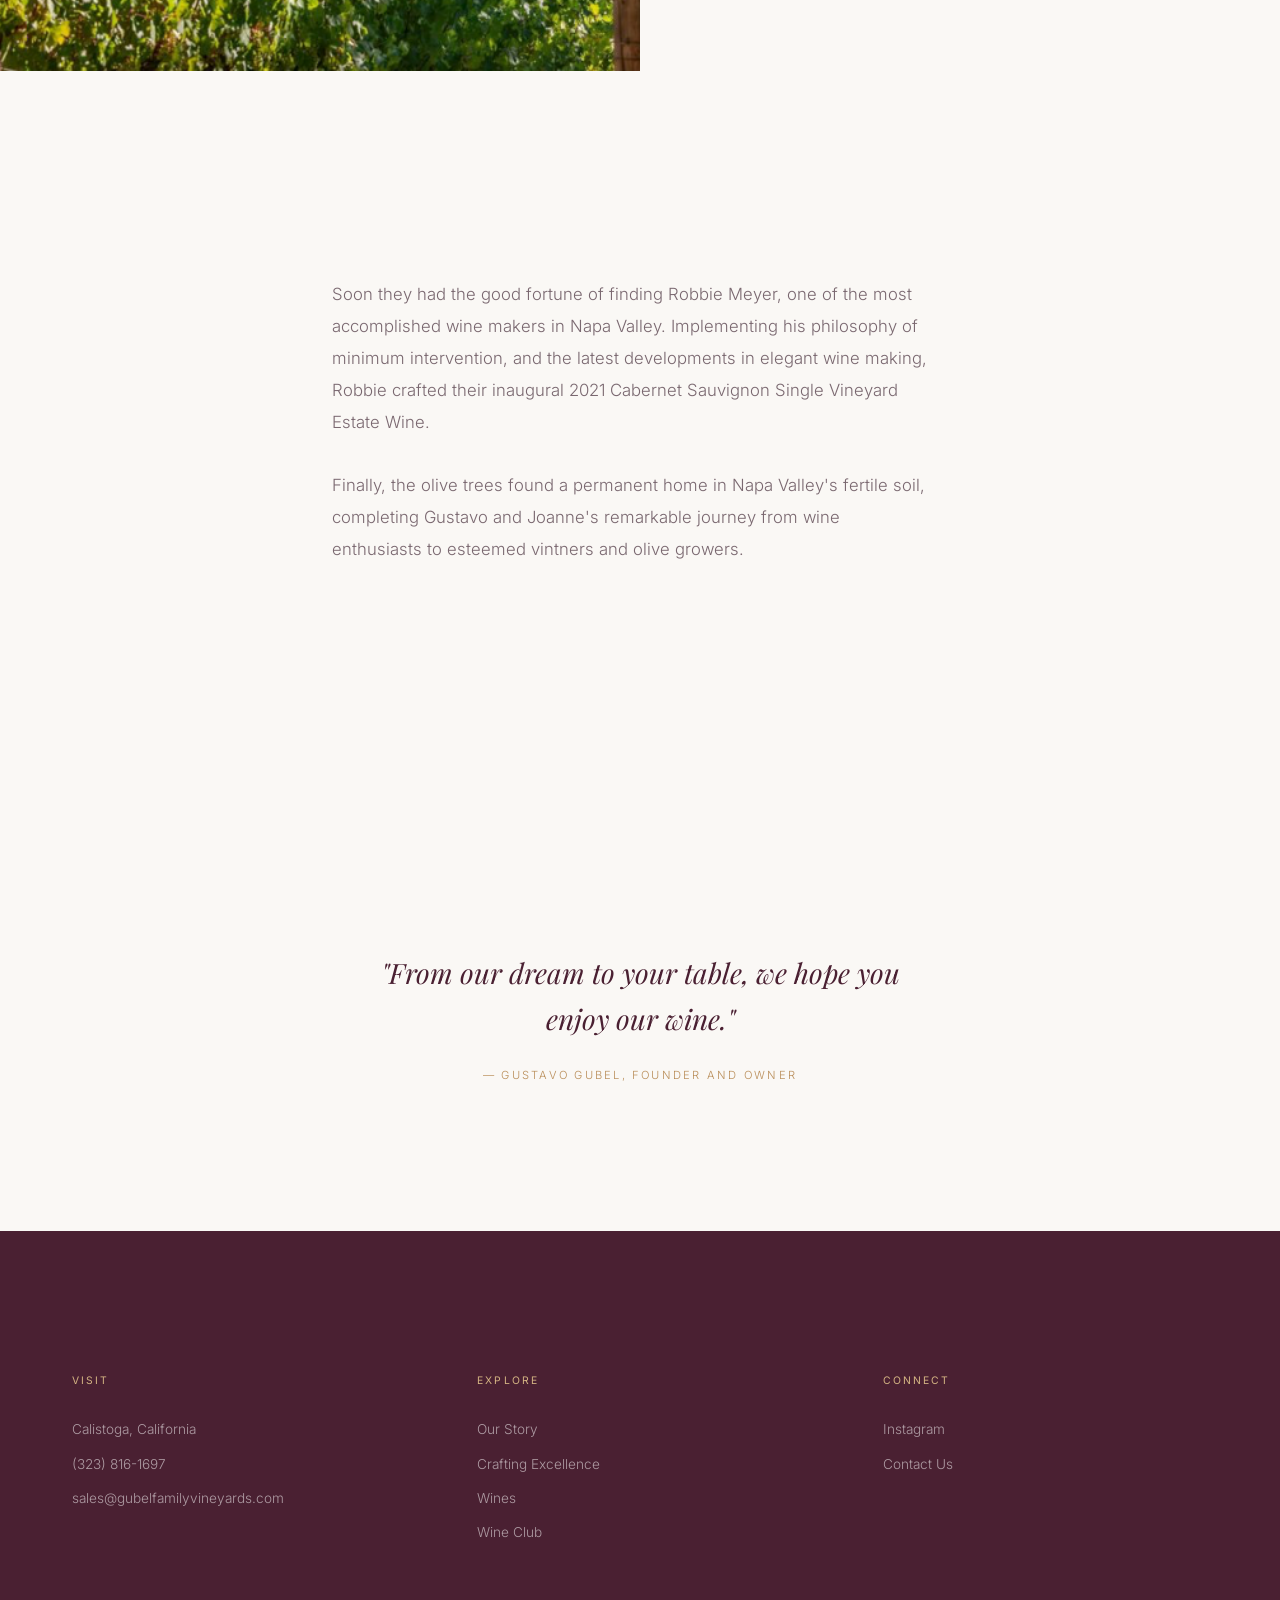
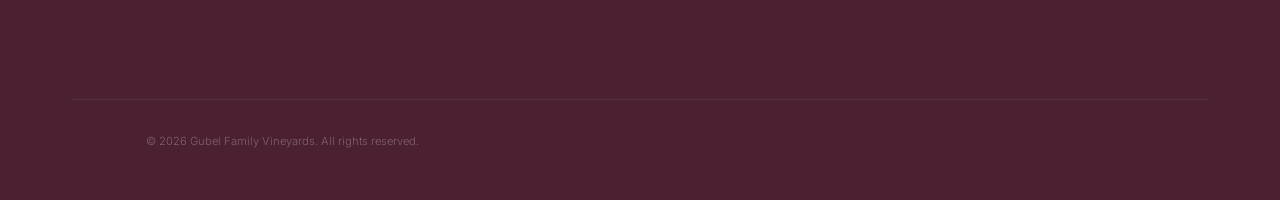
<file: pages/our-story.html>
<!DOCTYPE html>
<html lang="en">
<head>
  <meta charset="UTF-8">
  <meta name="viewport" content="width=device-width, initial-scale=1.0">
  <title>Our Story | Gubel Family Vineyards — Calistoga, Napa Valley</title>
  <meta name="description" content="The Gubel family found their perfect home to plant their olive trees and Cabernet Sauvignon grapevines in the Napa Valley.">

  <meta property="og:title" content="Our Story | Gubel Family Vineyards">
  <meta property="og:description" content="From Argentina to Napa Valley — the Gubel family's journey to becoming esteemed vintners.">
  <meta property="og:type" content="website">

  <link rel="preconnect" href="https://fonts.googleapis.com">
  <link rel="preconnect" href="https://fonts.gstatic.com" crossorigin>
  <link href="https://fonts.googleapis.com/css2?family=Playfair+Display:ital,wght@0,400;0,700;1,400&family=Inter:wght@300;400;500&display=swap" rel="stylesheet">
  <link rel="stylesheet" href="../assets/css/style.css">
</head>
<body>

  <!-- Navigation -->
  <nav class="nav nav--scrolled" aria-label="Main navigation">
    <a href="../index.html" class="nav__logo">Gubel Family Vineyards</a>
    <ul class="nav__links">
      <li><a href="our-story.html" class="nav__link nav__link--active">Our Story</a></li>
      <li><a href="crafting-excellence.html" class="nav__link">Crafting Excellence</a></li>
      <li><a href="our-soils.html" class="nav__link">Our Soils</a></li>
      <li><a href="wines.html" class="nav__link">Wines</a></li>
      <li><a href="wine-club.html" class="nav__link">Wine Club</a></li>
      <li><a href="contact.html" class="nav__link">Contact</a></li>
    </ul>
    <button class="nav__toggle" aria-label="Open menu" aria-expanded="false">
      <span></span><span></span><span></span>
    </button>
  </nav>
  <div class="nav__mobile" aria-hidden="true">
    <a href="our-story.html" class="nav__link">Our Story</a>
    <a href="crafting-excellence.html" class="nav__link">Crafting Excellence</a>
    <a href="our-soils.html" class="nav__link">Our Soils</a>
    <a href="wines.html" class="nav__link">Wines</a>
    <a href="wine-club.html" class="nav__link">Wine Club</a>
    <a href="contact.html" class="nav__link">Contact</a>
  </div>

  <!-- Page Hero -->
  <section class="page-hero">
    <div class="page-hero__bg" style="background-image: url('../gubelfamily.png');"></div>
    <div class="page-hero__content" data-animate>
      <p class="hero__subtitle">Gubel Family</p>
      <h1 class="page-hero__title">Our Story</h1>
    </div>
  </section>

  <main>
    <!-- Opening -->
    <section class="section section--large">
      <div class="container container--narrow" data-animate>
        <div class="page-content">
          <p>Dr. Isaac Gubel's love for early Cabernets from Argentina's Mendoza region ignited a taste for wine in his son, Gustavo. Spending weekends on "The Island" near Buenos Aires, Gustavo would sneak sips during family barbecues, where the aromas of grilling meats mingled with the earthy scents of the surrounding farmlands. This experience not only kindled Gustavo's passion for wine but also sparked a deep appreciation for the rhythms of agriculture and the art of nurturing crops that would later flourish in his own vineyards.</p>

          <p>Amidst 1970s political unrest in Argentina, Gustavo's family sent him to California for his education in architecture. He later founded a firm celebrated for hillside homes and hospitality designs, marked by his distinctive use of glass, concrete and wood.</p>
        </div>
      </div>
    </section>

    <!-- Editorial: Olive Tree -->
    <section class="editorial editorial--reverse" data-animate>
      <div class="editorial__image">
        <img src="../joanneandgustavo.png" alt="Gustavo and Joanne Gubel" loading="lazy">
      </div>
      <div class="editorial__content">
        <span class="label">A Pivotal Moment</span>
        <h2>The Olive Tree</h2>
        <hr class="divider">
        <p>Designing his own home posed a challenge: a mature olive tree stood where the house was to be built. Before removing it, Gustavo and his soon to be wife, Joanne, harvested and pressed its olives late into the night, discovering olive oil the next morning—a pivotal moment that led them into agriculture.</p>
      </div>
    </section>

    <!-- Italy & Frantoio -->
    <section class="section section--large">
      <div class="container container--narrow" data-animate>
        <div class="page-content">
          <p>Their honeymoon in Italy deepened their appreciation for olive oils, prompting them to purchase baby Frantoio trees upon returning home. These saplings flourished on their rooftop, producing a bounty of rich, golden oil each year. As they nurtured their rooftop orchard, their fascination with agriculture blossomed. They began exploring California for land that could sustain not only olive trees but also vineyards. Over the years, as the Frantoio trees thrived in their pots, yielding hundreds of bottles of olive oil annually, their dream of becoming vintners took root alongside their burgeoning olive oil production.</p>
        </div>
      </div>
    </section>

    <!-- Editorial: Vineyard -->
    <section class="editorial" data-animate>
      <div class="editorial__image">
        <img src="../vineyard.png" alt="Gubel Family Vineyards estate in Calistoga, Napa Valley" loading="lazy">
      </div>
      <div class="editorial__content">
        <span class="label">Calistoga, 2020</span>
        <h2>A Dream Realized</h2>
        <hr class="divider">
        <p>Their focus turned to Napa Valley, where they hoped to immerse themselves in winegrowing. In 2020, their dream came true with a property on the Valley Floor in the Calistoga AVA. They adopted organic and sustainable practices, including solar power and water wells, achieving a fully "off-the-grid" vineyard.</p>
      </div>
    </section>

    <!-- Robbie Meyer -->
    <section class="section section--large">
      <div class="container container--narrow" data-animate>
        <div class="page-content">
          <p>Soon they had the good fortune of finding Robbie Meyer, one of the most accomplished wine makers in Napa Valley. Implementing his philosophy of minimum intervention, and the latest developments in elegant wine making, Robbie crafted their inaugural 2021 Cabernet Sauvignon Single Vineyard Estate Wine.</p>

          <p>Finally, the olive trees found a permanent home in Napa Valley's fertile soil, completing Gustavo and Joanne's remarkable journey from wine enthusiasts to esteemed vintners and olive growers.</p>
        </div>
      </div>
    </section>

    <!-- Quote -->
    <section class="section--quote">
      <div class="container" data-animate>
        <blockquote class="pullquote">
          <p>"From our dream to your table, we hope you enjoy our wine."</p>
          <cite>— Gustavo Gubel, Founder and Owner</cite>
        </blockquote>
      </div>
    </section>
  </main>

  <footer class="footer">
    <div class="container">
      <div class="footer__grid">
        <div>
          <h3 class="footer__heading">Visit</h3>
          <p class="footer__link">Calistoga, California</p>
          <a href="tel:+13238161697" class="footer__link">(323) 816-1697</a>
          <a href="mailto:sales@gubelfamilyvineyards.com" class="footer__link">sales@gubelfamilyvineyards.com</a>
        </div>
        <div>
          <h3 class="footer__heading">Explore</h3>
          <a href="our-story.html" class="footer__link">Our Story</a>
          <a href="crafting-excellence.html" class="footer__link">Crafting Excellence</a>
          <a href="wines.html" class="footer__link">Wines</a>
          <a href="wine-club.html" class="footer__link">Wine Club</a>
        </div>
        <div>
          <h3 class="footer__heading">Connect</h3>
          <a href="https://instagram.com/gubelfamilyvineyards" class="footer__link" target="_blank" rel="noopener">Instagram</a>
          <a href="contact.html" class="footer__link">Contact Us</a>
        </div>
      </div>
      <div class="footer__bottom">
        <p>&copy; 2026 Gubel Family Vineyards. All rights reserved.</p>
      </div>
    </div>
  </footer>

  <script src="../assets/js/main.js"></script>
</body>
</html>
</file>
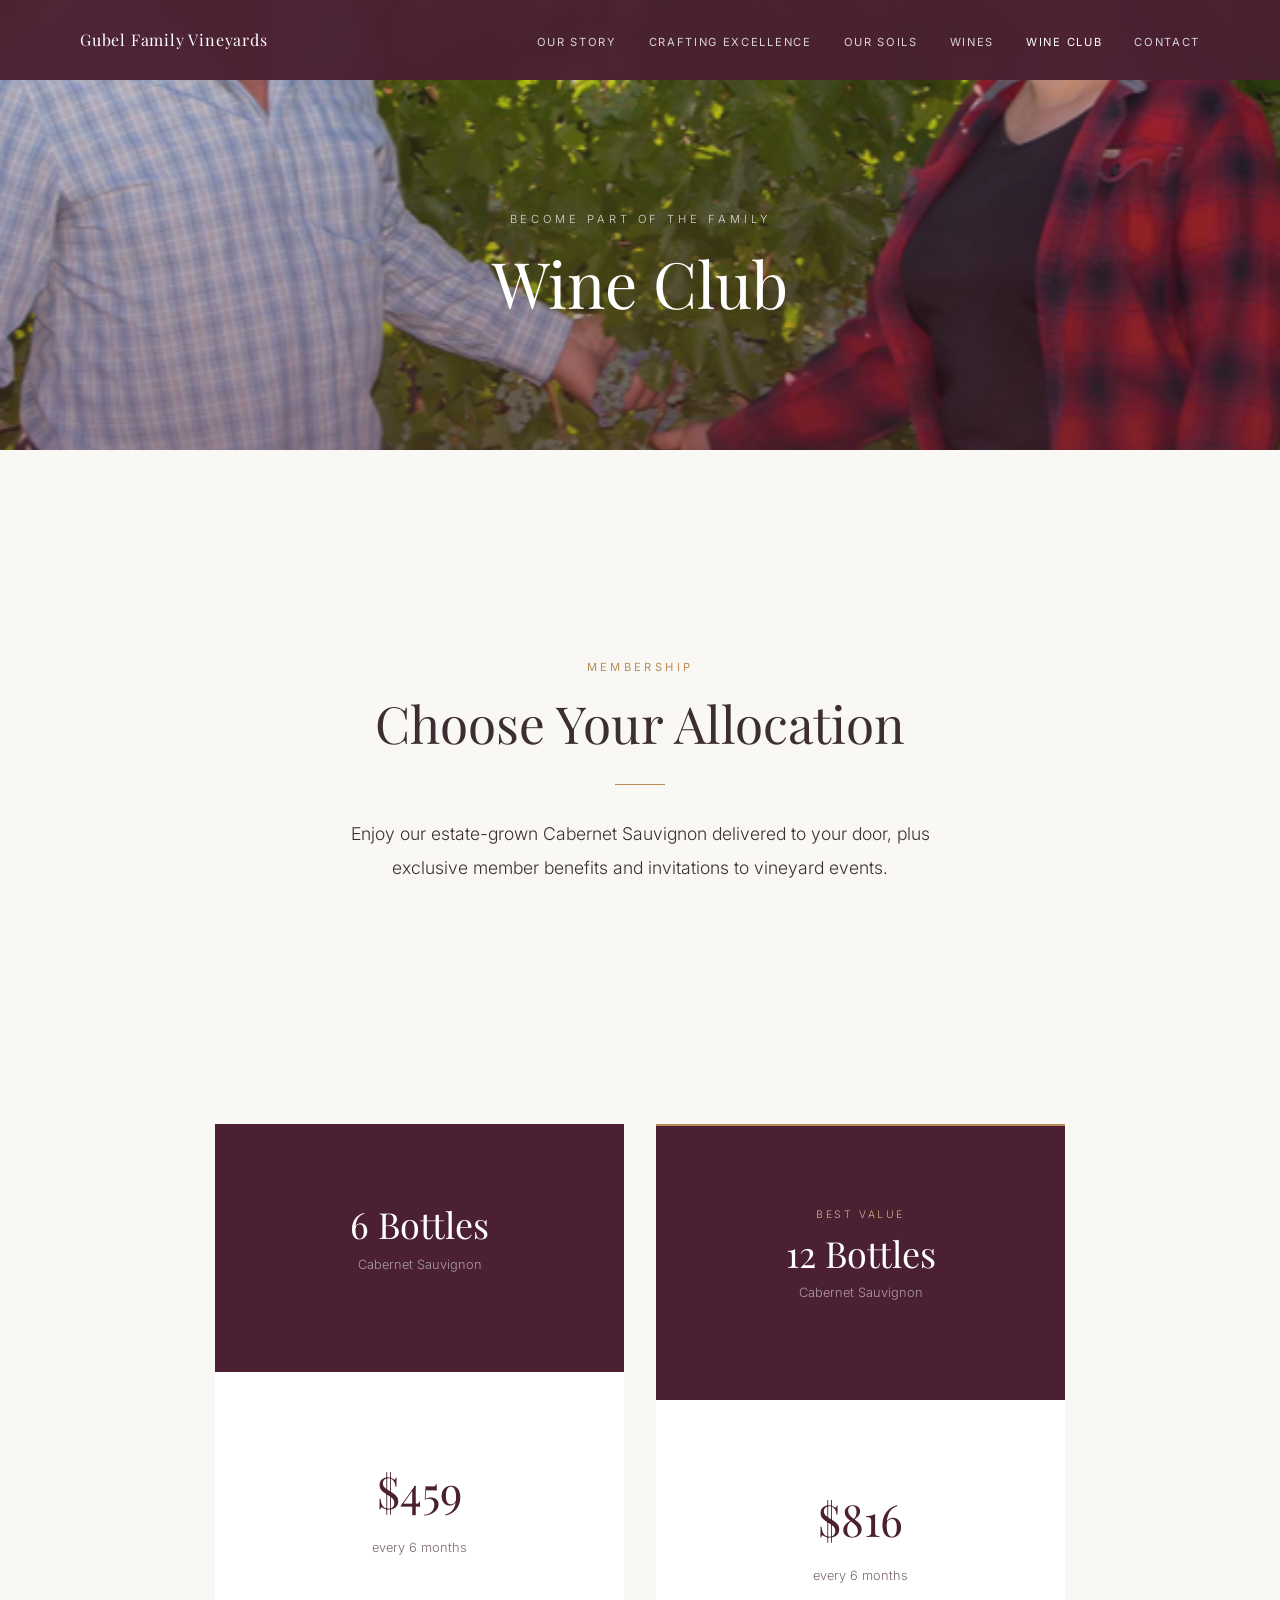
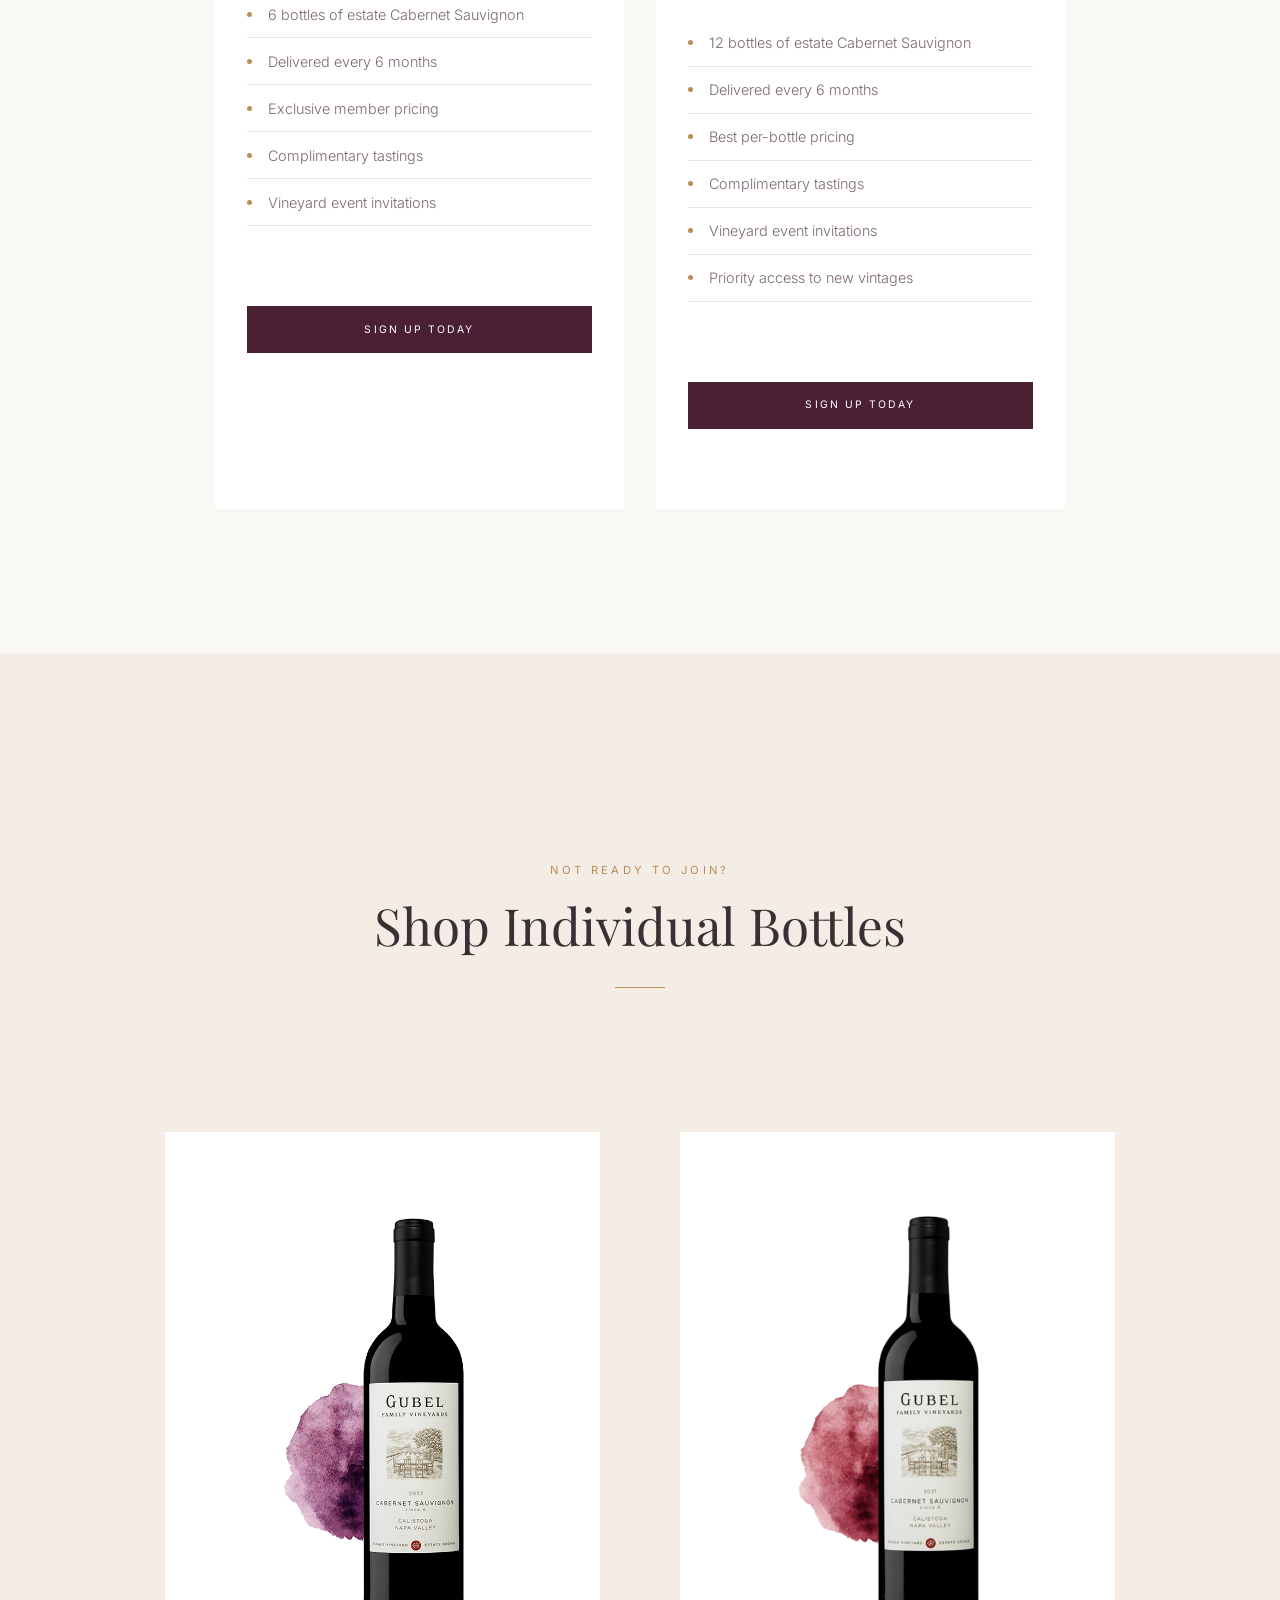
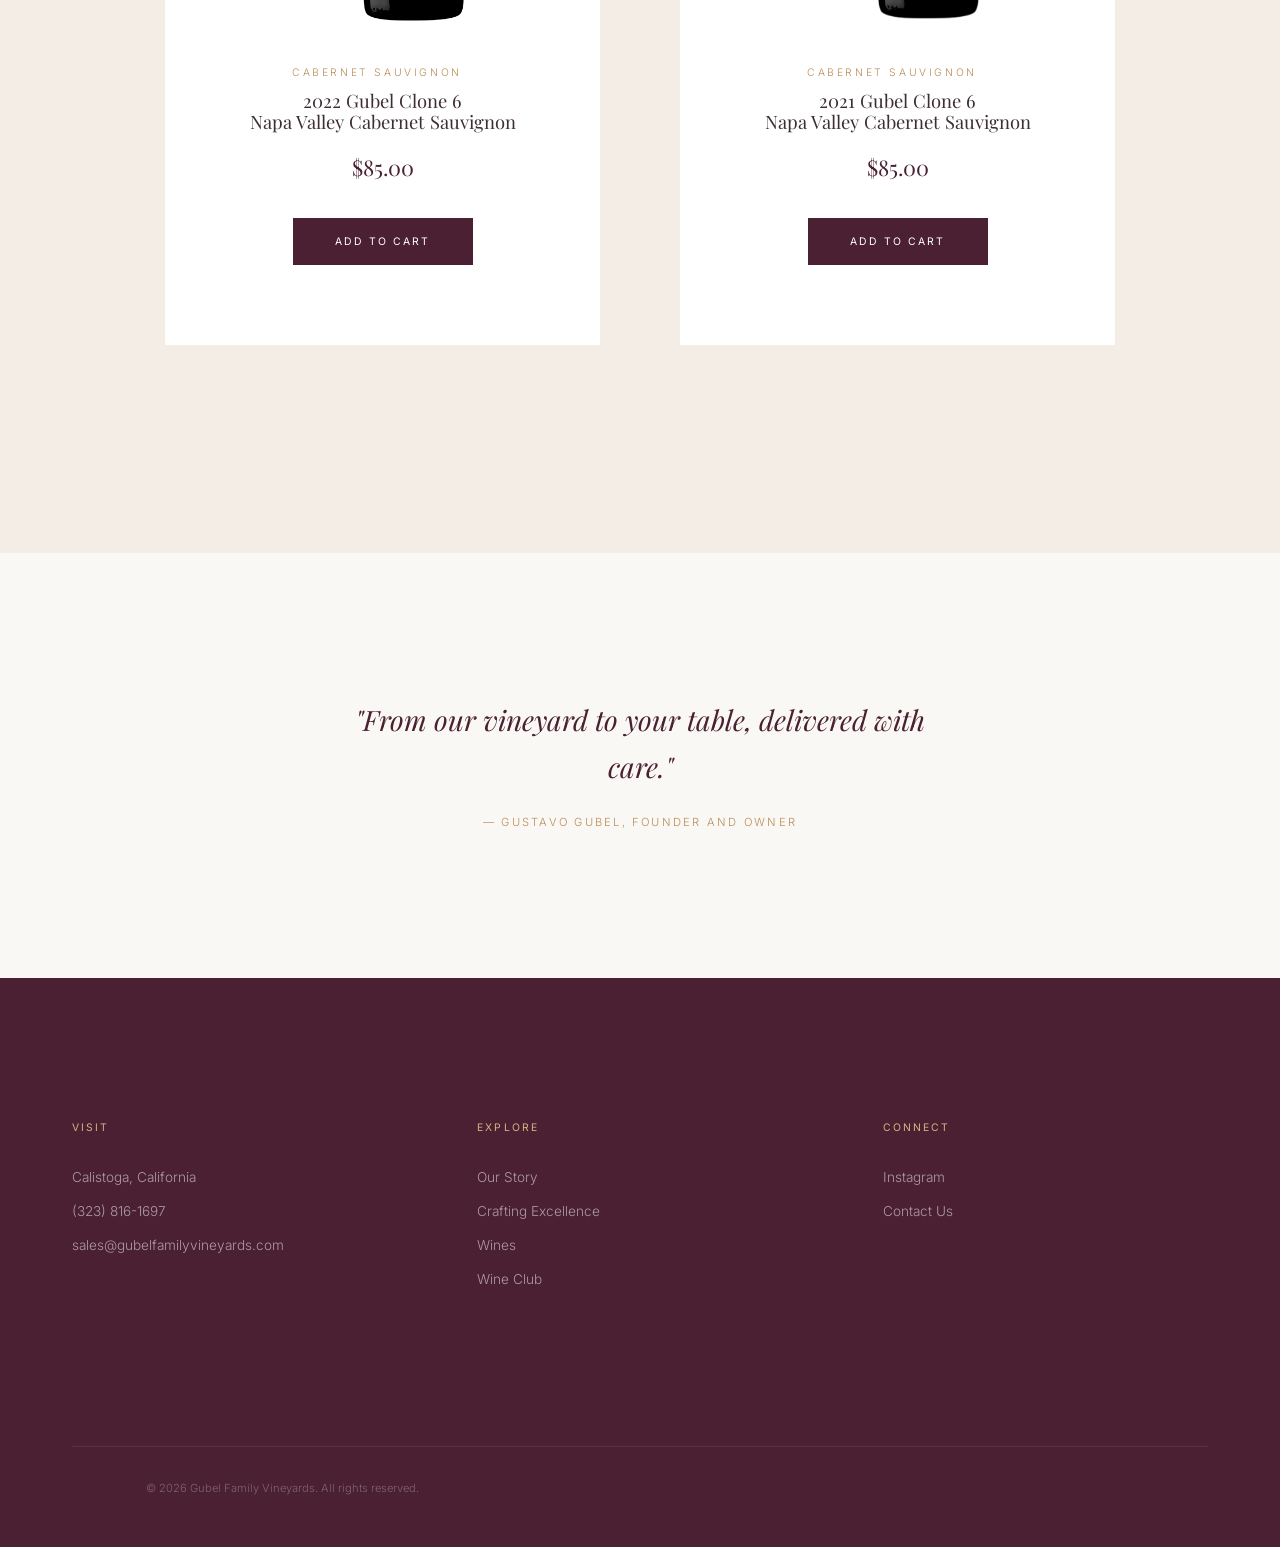
<file: pages/wine-club.html>
<!DOCTYPE html>
<html lang="en">
<head>
  <meta charset="UTF-8">
  <meta name="viewport" content="width=device-width, initial-scale=1.0">
  <title>Wine Club | Gubel Family Vineyards — Calistoga, Napa Valley</title>
  <meta name="description" content="Join the Gubel Family Wine Club — 6 or 12 bottle subscriptions of estate-grown Cabernet Sauvignon delivered to your door.">

  <meta property="og:title" content="Wine Club | Gubel Family Vineyards">
  <meta property="og:description" content="Become part of the family. Estate wines delivered to your door.">
  <meta property="og:type" content="website">

  <link rel="preconnect" href="https://fonts.googleapis.com">
  <link rel="preconnect" href="https://fonts.gstatic.com" crossorigin>
  <link href="https://fonts.googleapis.com/css2?family=Playfair+Display:ital,wght@0,400;0,700;1,400&family=Inter:wght@300;400;500&display=swap" rel="stylesheet">
  <link rel="stylesheet" href="../assets/css/style.css">
</head>
<body>

  <nav class="nav nav--scrolled" aria-label="Main navigation">
    <a href="../index.html" class="nav__logo">Gubel Family Vineyards</a>
    <ul class="nav__links">
      <li><a href="our-story.html" class="nav__link">Our Story</a></li>
      <li><a href="crafting-excellence.html" class="nav__link">Crafting Excellence</a></li>
      <li><a href="our-soils.html" class="nav__link">Our Soils</a></li>
      <li><a href="wines.html" class="nav__link">Wines</a></li>
      <li><a href="wine-club.html" class="nav__link nav__link--active">Wine Club</a></li>
      <li><a href="contact.html" class="nav__link">Contact</a></li>
    </ul>
    <button class="nav__toggle" aria-label="Open menu" aria-expanded="false">
      <span></span><span></span><span></span>
    </button>
  </nav>
  <div class="nav__mobile" aria-hidden="true">
    <a href="our-story.html" class="nav__link">Our Story</a>
    <a href="crafting-excellence.html" class="nav__link">Crafting Excellence</a>
    <a href="our-soils.html" class="nav__link">Our Soils</a>
    <a href="wines.html" class="nav__link">Wines</a>
    <a href="wine-club.html" class="nav__link">Wine Club</a>
    <a href="contact.html" class="nav__link">Contact</a>
  </div>

  <section class="page-hero page-hero--short">
    <div class="page-hero__bg" style="background-image: url('../ignacio.png');"></div>
    <div class="page-hero__content" data-animate>
      <p class="hero__subtitle">Become Part of the Family</p>
      <h1 class="page-hero__title">Wine Club</h1>
    </div>
  </section>

  <main>
    <section class="section section--large">
      <div class="container" data-animate>
        <div style="text-align: center; max-width: 600px; margin: 0 auto;">
          <span class="label">Membership</span>
          <h2>Choose Your Allocation</h2>
          <hr class="divider divider--center">
          <p style="font-size: 1.1rem; line-height: 1.9; color: var(--color-dark-light); margin: var(--space-md) auto;">Enjoy our estate-grown Cabernet Sauvignon delivered to your door, plus exclusive member benefits and invitations to vineyard events.</p>
        </div>
      </div>
    </section>

    <!-- Club Tiers -->
    <section class="section" style="padding-top: 0;">
      <div class="container">
        <div class="club-grid">

          <div class="club-card" data-animate>
            <div class="club-card__header">
              <h3 class="club-card__title">6 Bottles</h3>
              <p class="club-card__subtitle">Cabernet Sauvignon</p>
            </div>
            <div class="club-card__body">
              <p class="club-card__price">$459</p>
              <span class="club-card__frequency">every 6 months</span>
              <ul class="club-card__features">
                <li>6 bottles of estate Cabernet Sauvignon</li>
                <li>Delivered every 6 months</li>
                <li>Exclusive member pricing</li>
                <li>Complimentary tastings</li>
                <li>Vineyard event invitations</li>
              </ul>
              <a href="#" class="btn btn--primary club-card__btn">Sign Up Today</a>
            </div>
          </div>

          <div class="club-card club-card--featured" data-animate data-animate-delay="1">
            <div class="club-card__header">
              <p class="club-card__badge">Best Value</p>
              <h3 class="club-card__title">12 Bottles</h3>
              <p class="club-card__subtitle">Cabernet Sauvignon</p>
            </div>
            <div class="club-card__body">
              <p class="club-card__price">$816</p>
              <span class="club-card__frequency">every 6 months</span>
              <ul class="club-card__features">
                <li>12 bottles of estate Cabernet Sauvignon</li>
                <li>Delivered every 6 months</li>
                <li>Best per-bottle pricing</li>
                <li>Complimentary tastings</li>
                <li>Vineyard event invitations</li>
                <li>Priority access to new vintages</li>
              </ul>
              <a href="#" class="btn btn--primary club-card__btn">Sign Up Today</a>
            </div>
          </div>

        </div>
      </div>
    </section>

    <!-- Individual Bottles -->
    <section class="section section--large" style="background-color: var(--color-cream-warm);">
      <div class="container">
        <div style="text-align: center; margin-bottom: var(--space-xl);" data-animate>
          <span class="label">Not Ready to Join?</span>
          <h2>Shop Individual Bottles</h2>
          <hr class="divider divider--center">
        </div>
        <div class="wines-grid">
          <div class="wine-card" data-animate>
            <div class="wine-card__image">
              <img src="../gubel_2022_cabernetsauvignon.png" alt="2022 Gubel Clone 6 Napa Valley Cabernet Sauvignon" loading="lazy">
            </div>
            <div class="wine-card__info">
              <p class="wine-card__category">Cabernet Sauvignon</p>
              <h3 class="wine-card__title">2022 Gubel Clone 6<br>Napa Valley Cabernet Sauvignon</h3>
              <p class="wine-card__price">$85.00</p>
              <a href="#" class="btn btn--primary wine-card__btn">Add to Cart</a>
            </div>
          </div>
          <div class="wine-card" data-animate data-animate-delay="1">
            <div class="wine-card__image">
              <img src="../2021cabernet.png" alt="2021 Gubel Clone 6 Napa Valley Cabernet Sauvignon" loading="lazy">
            </div>
            <div class="wine-card__info">
              <p class="wine-card__category">Cabernet Sauvignon</p>
              <h3 class="wine-card__title">2021 Gubel Clone 6<br>Napa Valley Cabernet Sauvignon</h3>
              <p class="wine-card__price">$85.00</p>
              <a href="#" class="btn btn--primary wine-card__btn">Add to Cart</a>
            </div>
          </div>
        </div>
      </div>
    </section>

    <section class="section--quote">
      <div class="container" data-animate>
        <blockquote class="pullquote">
          <p>"From our vineyard to your table, delivered with care."</p>
          <cite>— Gustavo Gubel, Founder and Owner</cite>
        </blockquote>
      </div>
    </section>
  </main>

  <footer class="footer">
    <div class="container">
      <div class="footer__grid">
        <div>
          <h3 class="footer__heading">Visit</h3>
          <p class="footer__link">Calistoga, California</p>
          <a href="tel:+13238161697" class="footer__link">(323) 816-1697</a>
          <a href="mailto:sales@gubelfamilyvineyards.com" class="footer__link">sales@gubelfamilyvineyards.com</a>
        </div>
        <div>
          <h3 class="footer__heading">Explore</h3>
          <a href="our-story.html" class="footer__link">Our Story</a>
          <a href="crafting-excellence.html" class="footer__link">Crafting Excellence</a>
          <a href="wines.html" class="footer__link">Wines</a>
          <a href="wine-club.html" class="footer__link">Wine Club</a>
        </div>
        <div>
          <h3 class="footer__heading">Connect</h3>
          <a href="https://instagram.com/gubelfamilyvineyards" class="footer__link" target="_blank" rel="noopener">Instagram</a>
          <a href="contact.html" class="footer__link">Contact Us</a>
        </div>
      </div>
      <div class="footer__bottom">
        <p>&copy; 2026 Gubel Family Vineyards. All rights reserved.</p>
      </div>
    </div>
  </footer>

  <script src="../assets/js/main.js"></script>
</body>
</html>
</file>
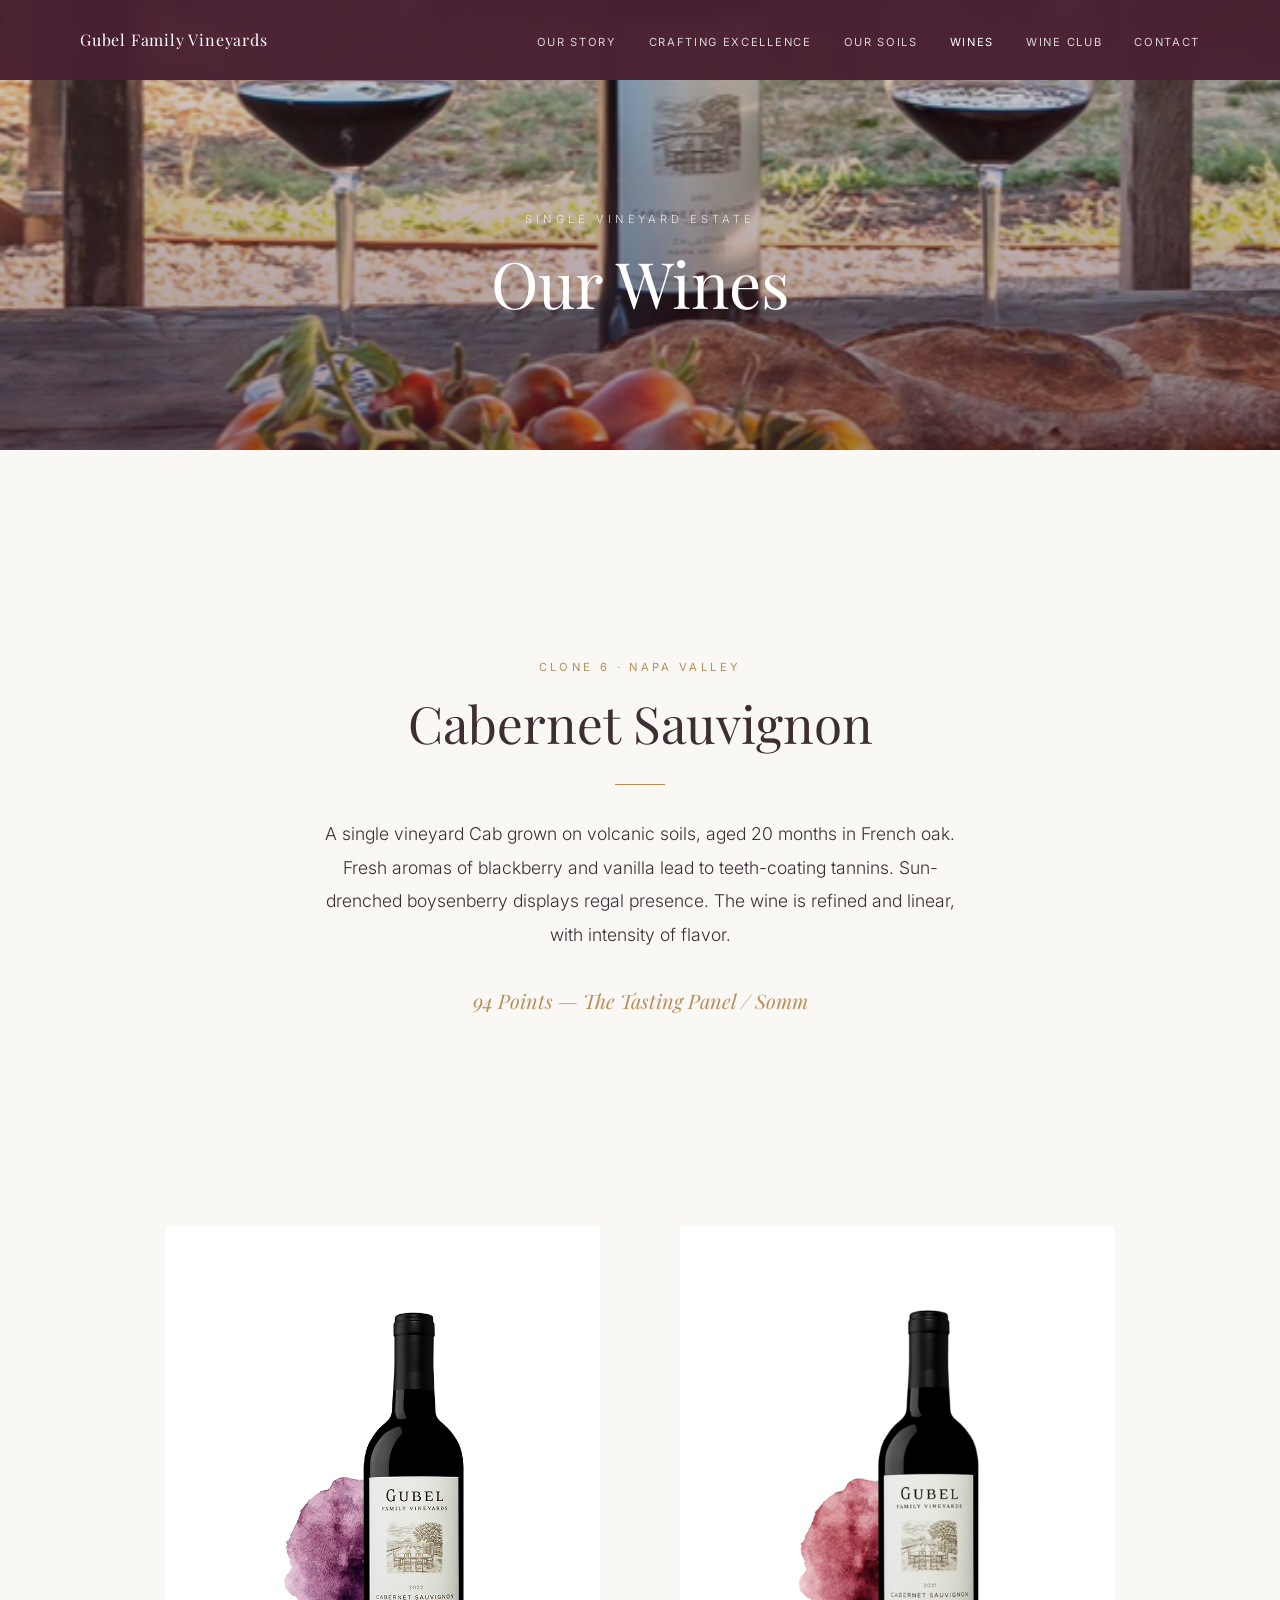
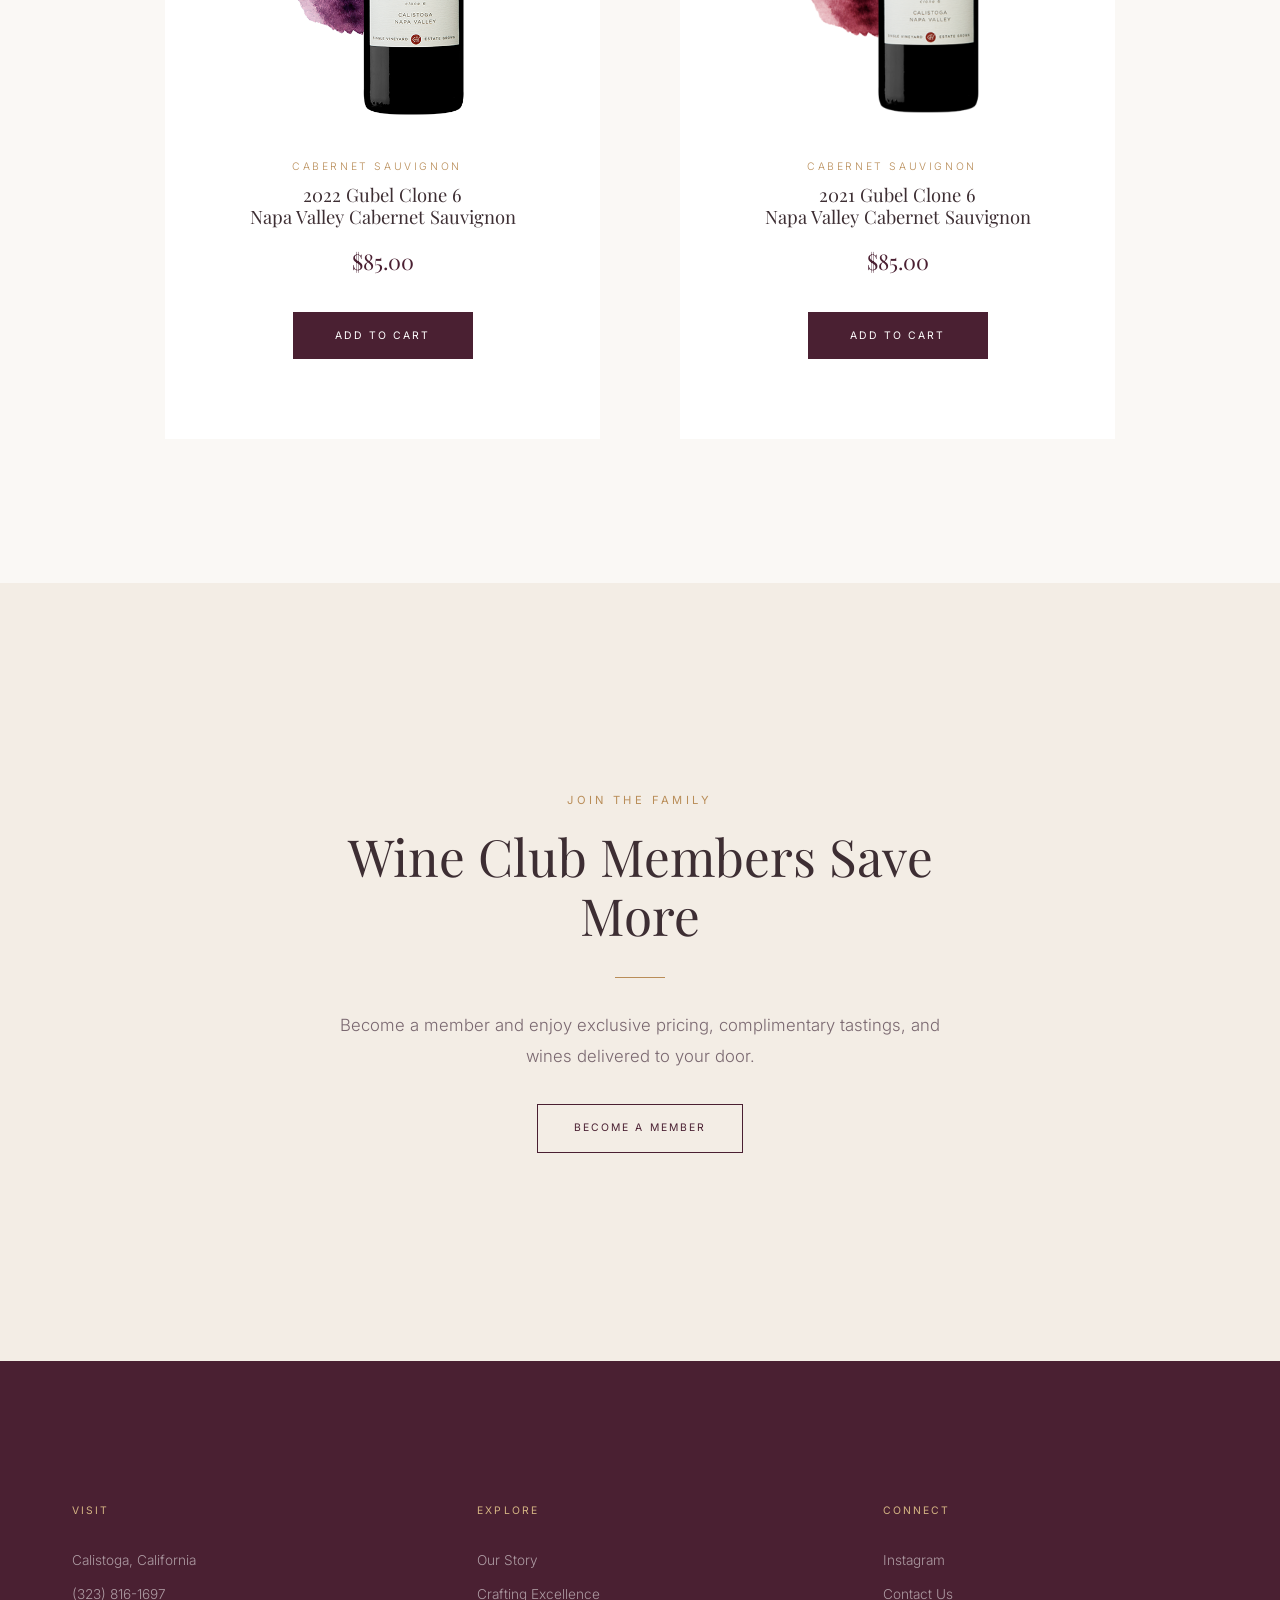
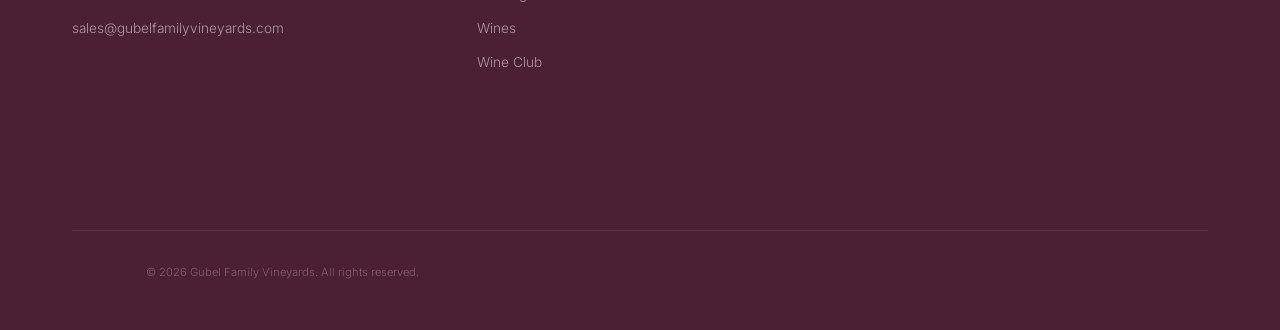
<file: pages/wines.html>
<!DOCTYPE html>
<html lang="en">
<head>
  <meta charset="UTF-8">
  <meta name="viewport" content="width=device-width, initial-scale=1.0">
  <title>Our Wines | Gubel Family Vineyards — Calistoga, Napa Valley</title>
  <meta name="description" content="Shop Gubel Family Vineyards Clone 6 Cabernet Sauvignon — estate-grown in Calistoga, Napa Valley.">

  <meta property="og:title" content="Our Wines | Gubel Family Vineyards">
  <meta property="og:description" content="Estate-grown Clone 6 Cabernet Sauvignon from Calistoga, Napa Valley.">
  <meta property="og:type" content="website">

  <link rel="preconnect" href="https://fonts.googleapis.com">
  <link rel="preconnect" href="https://fonts.gstatic.com" crossorigin>
  <link href="https://fonts.googleapis.com/css2?family=Playfair+Display:ital,wght@0,400;0,700;1,400&family=Inter:wght@300;400;500&display=swap" rel="stylesheet">
  <link rel="stylesheet" href="../assets/css/style.css">
</head>
<body>

  <nav class="nav nav--scrolled" aria-label="Main navigation">
    <a href="../index.html" class="nav__logo">Gubel Family Vineyards</a>
    <ul class="nav__links">
      <li><a href="our-story.html" class="nav__link">Our Story</a></li>
      <li><a href="crafting-excellence.html" class="nav__link">Crafting Excellence</a></li>
      <li><a href="our-soils.html" class="nav__link">Our Soils</a></li>
      <li><a href="wines.html" class="nav__link nav__link--active">Wines</a></li>
      <li><a href="wine-club.html" class="nav__link">Wine Club</a></li>
      <li><a href="contact.html" class="nav__link">Contact</a></li>
    </ul>
    <button class="nav__toggle" aria-label="Open menu" aria-expanded="false">
      <span></span><span></span><span></span>
    </button>
  </nav>
  <div class="nav__mobile" aria-hidden="true">
    <a href="our-story.html" class="nav__link">Our Story</a>
    <a href="crafting-excellence.html" class="nav__link">Crafting Excellence</a>
    <a href="our-soils.html" class="nav__link">Our Soils</a>
    <a href="wines.html" class="nav__link">Wines</a>
    <a href="wine-club.html" class="nav__link">Wine Club</a>
    <a href="contact.html" class="nav__link">Contact</a>
  </div>

  <section class="page-hero page-hero--short">
    <div class="page-hero__bg" style="background-image: url('../wineontable.png');"></div>
    <div class="page-hero__content" data-animate>
      <p class="hero__subtitle">Single Vineyard Estate</p>
      <h1 class="page-hero__title">Our Wines</h1>
    </div>
  </section>

  <main>
    <!-- Featured Wine Description -->
    <section class="section section--large">
      <div class="container" data-animate>
        <div style="text-align: center; max-width: 650px; margin: 0 auto;">
          <span class="label">Clone 6 &middot; Napa Valley</span>
          <h2>Cabernet Sauvignon</h2>
          <hr class="divider divider--center">
          <p style="font-size: 1.1rem; line-height: 1.9; color: var(--color-dark-light); margin: var(--space-md) auto;">A single vineyard Cab grown on volcanic soils, aged 20 months in French oak. Fresh aromas of blackberry and vanilla lead to teeth-coating tannins. Sun-drenched boysenberry displays regal presence. The wine is refined and linear, with intensity of flavor.</p>
          <p style="font-family: var(--font-heading); font-style: italic; font-size: 1.25rem; color: var(--color-gold); margin-bottom: 0;">94 Points — The Tasting Panel / Somm</p>
        </div>
      </div>
    </section>

    <!-- Wine Products -->
    <section class="section" style="padding-top: 0;">
      <div class="container">
        <div class="wines-grid">

          <div class="wine-card" data-animate>
            <div class="wine-card__image">
              <img src="../gubel_2022_cabernetsauvignon.png" alt="2022 Gubel Clone 6 Napa Valley Cabernet Sauvignon" loading="lazy">
            </div>
            <div class="wine-card__info">
              <p class="wine-card__category">Cabernet Sauvignon</p>
              <h3 class="wine-card__title">2022 Gubel Clone 6<br>Napa Valley Cabernet Sauvignon</h3>
              <p class="wine-card__price">$85.00</p>
              <a href="#" class="btn btn--primary wine-card__btn">Add to Cart</a>
            </div>
          </div>

          <div class="wine-card" data-animate data-animate-delay="1">
            <div class="wine-card__image">
              <img src="../2021cabernet.png" alt="2021 Gubel Clone 6 Napa Valley Cabernet Sauvignon" loading="lazy">
            </div>
            <div class="wine-card__info">
              <p class="wine-card__category">Cabernet Sauvignon</p>
              <h3 class="wine-card__title">2021 Gubel Clone 6<br>Napa Valley Cabernet Sauvignon</h3>
              <p class="wine-card__price">$85.00</p>
              <a href="#" class="btn btn--primary wine-card__btn">Add to Cart</a>
            </div>
          </div>

        </div>
      </div>
    </section>

    <!-- Wine Club CTA -->
    <section class="section section--large" style="background-color: var(--color-cream-warm);">
      <div class="container" data-animate>
        <div style="text-align: center; max-width: 600px; margin: 0 auto;">
          <span class="label">Join the Family</span>
          <h2>Wine Club Members Save More</h2>
          <hr class="divider divider--center">
          <p style="color: var(--color-text-light); margin: var(--space-md) auto; font-size: 1.05rem; line-height: 1.85;">Become a member and enjoy exclusive pricing, complimentary tastings, and wines delivered to your door.</p>
          <a href="wine-club.html" class="btn btn--outline">Become a Member</a>
        </div>
      </div>
    </section>
  </main>

  <footer class="footer">
    <div class="container">
      <div class="footer__grid">
        <div>
          <h3 class="footer__heading">Visit</h3>
          <p class="footer__link">Calistoga, California</p>
          <a href="tel:+13238161697" class="footer__link">(323) 816-1697</a>
          <a href="mailto:sales@gubelfamilyvineyards.com" class="footer__link">sales@gubelfamilyvineyards.com</a>
        </div>
        <div>
          <h3 class="footer__heading">Explore</h3>
          <a href="our-story.html" class="footer__link">Our Story</a>
          <a href="crafting-excellence.html" class="footer__link">Crafting Excellence</a>
          <a href="wines.html" class="footer__link">Wines</a>
          <a href="wine-club.html" class="footer__link">Wine Club</a>
        </div>
        <div>
          <h3 class="footer__heading">Connect</h3>
          <a href="https://instagram.com/gubelfamilyvineyards" class="footer__link" target="_blank" rel="noopener">Instagram</a>
          <a href="contact.html" class="footer__link">Contact Us</a>
        </div>
      </div>
      <div class="footer__bottom">
        <p>&copy; 2026 Gubel Family Vineyards. All rights reserved.</p>
      </div>
    </div>
  </footer>

  <script src="../assets/js/main.js"></script>
</body>
</html>
</file>
<file: assets/css/style.css>
/* ============================================
   Gubel Family Vineyards — Global Styles
   ============================================ */

:root {
  /* Brand Colors — muted cabernet palette */
  --color-cabernet: #4A2032;
  --color-cabernet-light: #6B3A4E;
  --color-cabernet-deep: #361828;
  --color-gold: #B98D58;
  --color-gold-light: #D4B483;
  --color-cream: #FAF8F5;
  --color-cream-warm: #F3EDE5;
  --color-text: #3D2E33;
  --color-text-light: #7A6870;
  --color-white: #FFFFFF;
  --color-border: rgba(74, 32, 50, 0.1);

  /* Typography */
  --font-heading: 'Playfair Display', Georgia, serif;
  --font-body: 'Inter', -apple-system, BlinkMacSystemFont, sans-serif;

  /* Spacing */
  --space-xs: 0.5rem;
  --space-sm: 1rem;
  --space-md: 2rem;
  --space-lg: 5rem;
  --space-xl: 9rem;
  --space-2xl: 13rem;

  /* Layout */
  --max-width: 1200px;
  --max-width-narrow: 680px;
  --nav-height: 80px;

  /* Easing */
  --ease: cubic-bezier(0.25, 0.1, 0.25, 1);
}

/* --- Reset --- */
*, *::before, *::after {
  margin: 0;
  padding: 0;
  box-sizing: border-box;
}

html { font-size: 16px; scroll-behavior: smooth; }

body {
  font-family: var(--font-body);
  font-weight: 300;
  color: var(--color-text);
  background-color: var(--color-cream);
  line-height: 1.75;
  -webkit-font-smoothing: antialiased;
}

img { max-width: 100%; height: auto; display: block; }
a { color: inherit; text-decoration: none; }
ul, ol { list-style: none; }

/* --- Typography --- */
h1, h2, h3 {
  font-family: var(--font-heading);
  font-weight: 400;
  line-height: 1.15;
}

h1 { font-size: clamp(2.75rem, 5.5vw, 5rem); }
h2 { font-size: clamp(2rem, 4vw, 3.25rem); }
h3 { font-size: clamp(1.25rem, 2.5vw, 1.75rem); }

p { max-width: 60ch; margin-bottom: var(--space-sm); }

/* --- Utilities --- */
.container {
  max-width: var(--max-width);
  margin: 0 auto;
  padding: 0 var(--space-md);
}

.container--narrow { max-width: var(--max-width-narrow); }

.section { padding: var(--space-lg) 0; }
.section--large { padding: var(--space-xl) 0; }

.label {
  font-size: 0.7rem;
  font-weight: 400;
  text-transform: uppercase;
  letter-spacing: 0.3em;
  color: var(--color-gold);
  display: block;
  margin-bottom: var(--space-sm);
}

.label--light { color: var(--color-gold-light); }

.divider {
  width: 50px;
  height: 1px;
  background: var(--color-gold);
  border: none;
  margin: var(--space-md) 0;
}

.divider--center { margin-left: auto; margin-right: auto; }

/* --- Navigation --- */
.nav {
  position: fixed;
  top: 0; left: 0; right: 0;
  height: var(--nav-height);
  display: flex;
  align-items: center;
  justify-content: space-between;
  padding: 0 var(--space-md);
  background: transparent;
  z-index: 100;
  transition: background 0.4s ease;
}

.nav--scrolled {
  background: rgba(74, 32, 50, 0.97);
  backdrop-filter: blur(8px);
}

.nav__logo {
  font-family: var(--font-heading);
  font-size: 1rem;
  color: var(--color-white);
  letter-spacing: 0.05em;
  z-index: 101;
}

.nav__links {
  display: none;
  gap: clamp(1rem, 2.5vw, 2rem);
  align-items: center;
}

.nav__link {
  font-size: 0.7rem;
  font-weight: 400;
  text-transform: uppercase;
  letter-spacing: 0.15em;
  color: rgba(255,255,255,0.8);
  transition: color 0.3s ease;
}

.nav__link:hover,
.nav__link--active {
  color: var(--color-white);
}

.nav__toggle {
  display: flex;
  flex-direction: column;
  gap: 6px;
  background: none;
  border: none;
  cursor: pointer;
  padding: var(--space-xs);
  z-index: 101;
}

.nav__toggle span {
  width: 22px;
  height: 1.5px;
  background: var(--color-white);
  transition: transform 0.3s ease, opacity 0.3s ease;
}

.nav__toggle--open span:nth-child(1) { transform: rotate(45deg) translate(5px, 5px); }
.nav__toggle--open span:nth-child(2) { opacity: 0; }
.nav__toggle--open span:nth-child(3) { transform: rotate(-45deg) translate(5px, -5px); }

.nav__mobile {
  position: fixed;
  inset: 0;
  background: var(--color-cabernet);
  display: flex;
  flex-direction: column;
  align-items: center;
  justify-content: center;
  gap: var(--space-md);
  opacity: 0;
  visibility: hidden;
  transition: opacity 0.4s ease, visibility 0.4s ease;
  z-index: 99;
}

.nav__mobile--open { opacity: 1; visibility: visible; }

.nav__mobile .nav__link {
  font-size: 1.15rem;
  letter-spacing: 0.2em;
  opacity: 0;
  transform: translateY(15px);
  transition: opacity 0.3s ease, transform 0.3s ease, color 0.3s ease;
}

.nav__mobile--open .nav__link { opacity: 1; transform: translateY(0); }
.nav__mobile--open .nav__link:nth-child(1) { transition-delay: 0.05s; }
.nav__mobile--open .nav__link:nth-child(2) { transition-delay: 0.1s; }
.nav__mobile--open .nav__link:nth-child(3) { transition-delay: 0.15s; }
.nav__mobile--open .nav__link:nth-child(4) { transition-delay: 0.2s; }
.nav__mobile--open .nav__link:nth-child(5) { transition-delay: 0.25s; }
.nav__mobile--open .nav__link:nth-child(6) { transition-delay: 0.3s; }

/* --- Buttons --- */
.btn {
  display: inline-block;
  padding: 0.9rem 2.25rem;
  font-family: var(--font-body);
  font-size: 0.65rem;
  font-weight: 400;
  text-transform: uppercase;
  letter-spacing: 0.2em;
  border: none;
  cursor: pointer;
  transition: all 0.3s ease;
}

.btn--primary {
  background: var(--color-cabernet);
  color: var(--color-white);
}

.btn--primary:hover { background: var(--color-cabernet-light); }

.btn--outline {
  background: transparent;
  color: var(--color-cabernet);
  border: 1px solid var(--color-cabernet);
}

.btn--outline:hover {
  background: var(--color-cabernet);
  color: var(--color-white);
}

.btn--outline-light {
  background: transparent;
  color: var(--color-white);
  border: 1px solid rgba(255,255,255,0.4);
}

.btn--outline-light:hover {
  border-color: var(--color-white);
  background: var(--color-white);
  color: var(--color-cabernet);
}

.btn--gold {
  background: var(--color-gold);
  color: var(--color-white);
}

.btn--gold:hover { background: var(--color-gold-light); }

/* --- Nav on Cream Background --- */
.nav--cream {
  background: var(--color-cream);
}

.nav__logo--dark { color: var(--color-cabernet); }

.nav__link--dark {
  color: var(--color-text-light);
}

.nav__link--dark:hover,
.nav__link--dark.nav__link--active {
  color: var(--color-cabernet);
}

.nav__toggle--dark span {
  background: var(--color-cabernet);
}

/* --- Product Hero (Bottle on Cream) --- */
.hero--product {
  background: var(--color-cream);
  text-align: center;
  padding: calc(var(--nav-height) + var(--space-lg)) var(--space-md) var(--space-xl);
}

.hero--product__content {
  max-width: 500px;
  margin: 0 auto;
}

.hero--product__bottle {
  margin: var(--space-lg) auto;
}

.hero--product__bottle img {
  max-height: 420px;
  margin: 0 auto;
  object-fit: contain;
}

.hero--product__title {
  font-family: var(--font-heading);
  font-size: clamp(1.5rem, 3vw, 2.25rem);
  font-weight: 400;
  color: var(--color-text);
  margin-bottom: var(--space-sm);
}

.hero--product__rating {
  font-family: var(--font-heading);
  font-size: 1rem;
  font-style: italic;
  color: var(--color-cabernet);
  margin-bottom: var(--space-lg);
}

.hero--product__rating span {
  font-style: normal;
  font-family: var(--font-body);
  font-size: 0.7rem;
  text-transform: uppercase;
  letter-spacing: 0.15em;
  color: var(--color-text-light);
}

/* --- Image Band --- */
.image-band {
  width: 100%;
  height: 250px;
  overflow: hidden;
}

.image-band img {
  width: 100%;
  height: 100%;
  object-fit: cover;
  object-position: center;
}

/* --- Hero (photo background — interior pages only) --- */
.hero {
  position: relative;
  height: 75vh;
  min-height: 550px;
  display: flex;
  align-items: center;
  justify-content: center;
  text-align: center;
  color: var(--color-white);
  overflow: hidden;
}

.hero__bg {
  position: absolute;
  inset: 0;
  background-size: cover;
  background-position: center;
  z-index: -1;
}

.hero__bg::after {
  content: '';
  position: absolute;
  inset: 0;
  background: linear-gradient(to bottom, rgba(74,32,50,0.15), rgba(74,32,50,0.45));
}

.hero__content {
  max-width: 700px;
  padding: 0 var(--space-md);
}

.hero__subtitle {
  font-size: 0.7rem;
  font-weight: 300;
  text-transform: uppercase;
  letter-spacing: 0.35em;
  color: rgba(255,255,255,0.8);
  margin-bottom: var(--space-sm);
}

.hero__title {
  margin-bottom: var(--space-md);
  text-shadow: 0 2px 30px rgba(0,0,0,0.2);
}

.hero__text {
  font-size: 1rem;
  font-weight: 300;
  color: rgba(255,255,255,0.75);
  max-width: 450px;
  margin: 0 auto var(--space-lg);
  line-height: 1.8;
}

.hero__scroll {
  position: absolute;
  bottom: var(--space-md);
  left: 50%;
  transform: translateX(-50%);
  display: flex;
  flex-direction: column;
  align-items: center;
  gap: var(--space-xs);
  color: rgba(255,255,255,0.4);
  font-size: 0.6rem;
  text-transform: uppercase;
  letter-spacing: 0.2em;
}

.hero__scroll-line {
  width: 1px;
  height: 35px;
  background: linear-gradient(to bottom, rgba(255,255,255,0.4), transparent);
  animation: scrollPulse 2.5s ease-in-out infinite;
}

@keyframes scrollPulse {
  0%, 100% { opacity: 0.2; }
  50% { opacity: 0.8; }
}

/* --- Page Hero --- */
.page-hero {
  position: relative;
  height: 45vh;
  min-height: 320px;
  display: flex;
  align-items: center;
  justify-content: center;
  text-align: center;
  color: var(--color-white);
  overflow: hidden;
}

.page-hero--short {
  height: 35vh;
  min-height: 260px;
}

.page-hero__bg {
  position: absolute;
  inset: 0;
  background-size: cover;
  background-position: center;
  z-index: -1;
}

.page-hero__bg::after {
  content: '';
  position: absolute;
  inset: 0;
  background: linear-gradient(to bottom, rgba(74,32,50,0.2), rgba(74,32,50,0.5));
}

.page-hero__content {
  max-width: 700px;
  padding: var(--nav-height) var(--space-md) 0;
}

.page-hero__title {
  font-size: clamp(2.5rem, 5vw, 4rem);
}

/* --- Editorial Blocks --- */
.editorial {
  display: grid;
  grid-template-columns: 1fr;
}

.editorial__image {
  position: relative;
  min-height: 280px;
  overflow: hidden;
}

.editorial__image img {
  width: 100%;
  height: 100%;
  object-fit: cover;
  position: absolute;
  inset: 0;
}

.editorial__content {
  padding: var(--space-lg) var(--space-md);
  display: flex;
  flex-direction: column;
  justify-content: center;
}

.editorial__content p {
  font-size: 1rem;
  line-height: 1.85;
  color: var(--color-text-light);
}

.editorial--cabernet {
  background: var(--color-cabernet);
  color: var(--color-white);
}

.editorial--cabernet .editorial__content p {
  color: rgba(255,255,255,0.7);
}

.editorial--cream {
  background: var(--color-cream-warm);
}

/* --- Page Content --- */
.page-content {
  max-width: var(--max-width-narrow);
  margin: 0 auto;
}

.page-content p {
  font-size: 1.05rem;
  line-height: 1.9;
  color: var(--color-text-light);
  margin-bottom: var(--space-md);
}

.page-content--light p {
  color: rgba(255,255,255,0.7);
}

/* --- Pullquote --- */
.section--quote {
  text-align: center;
  padding: var(--space-xl) 0;
}

.pullquote {
  max-width: 580px;
  margin: 0 auto;
}

.pullquote p {
  font-family: var(--font-heading);
  font-style: italic;
  font-size: clamp(1.35rem, 2.5vw, 1.75rem);
  line-height: 1.65;
  color: var(--color-cabernet);
  margin-bottom: var(--space-sm);
  max-width: none;
}

.pullquote cite {
  font-style: normal;
  font-size: 0.7rem;
  text-transform: uppercase;
  letter-spacing: 0.2em;
  color: var(--color-gold);
}

/* --- Featured Wine --- */
.featured-wine {
  text-align: center;
  background: var(--color-cream-warm);
  color: var(--color-text);
  padding: var(--space-xl) 0;
}

.featured-wine__rating {
  font-family: var(--font-heading);
  font-size: 1.35rem;
  font-style: italic;
  color: var(--color-cabernet);
}

.featured-wine__source {
  font-size: 0.65rem;
  text-transform: uppercase;
  letter-spacing: 0.25em;
  color: var(--color-text-light);
  margin-bottom: var(--space-lg);
}

.featured-wine__description {
  font-size: 1.05rem;
  line-height: 1.9;
  color: var(--color-text-light);
  max-width: 500px;
  margin: 0 auto var(--space-lg);
}

/* --- Process Steps --- */
.process-grid {
  max-width: var(--max-width-narrow);
  margin: 0 auto;
}

.process-step {
  padding: var(--space-lg) 0;
  border-bottom: 1px solid var(--color-border);
}

.process-step:first-child { padding-top: 0; }
.process-step:last-child { border-bottom: none; padding-bottom: 0; }

.process-step__number {
  font-family: var(--font-heading);
  font-size: 3rem;
  color: var(--color-gold);
  line-height: 1;
  margin-bottom: var(--space-sm);
}

.process-step__title { margin-bottom: var(--space-sm); }

.process-step p {
  color: var(--color-text-light);
  line-height: 1.85;
}

/* --- Wine Cards --- */
.wines-grid {
  display: grid;
  grid-template-columns: 1fr;
  gap: var(--space-lg);
  max-width: 950px;
  margin: 0 auto;
}

.wine-card {
  text-align: center;
  padding: var(--space-lg) var(--space-md);
  background: var(--color-white);
  transition: transform 0.4s var(--ease);
}

.wine-card:hover { transform: translateY(-3px); }

.wine-card--dark {
  background: rgba(255,255,255,0.05);
}

.wine-card__image { margin-bottom: var(--space-md); }

.wine-card__image img {
  max-height: 420px;
  margin: 0 auto;
  object-fit: contain;
}

.wine-card__category {
  font-size: 0.65rem;
  text-transform: uppercase;
  letter-spacing: 0.25em;
  color: var(--color-gold);
  margin-bottom: var(--space-xs);
}

.wine-card__title {
  font-size: 1.15rem;
  margin-bottom: var(--space-sm);
}

.wine-card__price {
  font-family: var(--font-heading);
  font-size: 1.35rem;
  color: var(--color-cabernet);
  margin-bottom: var(--space-md);
}

.wine-card--dark .wine-card__price { color: var(--color-gold-light); }

.wine-card__btn { min-width: 180px; }

/* --- Club Cards --- */
.club-grid {
  display: grid;
  grid-template-columns: 1fr;
  gap: var(--space-md);
  max-width: 850px;
  margin: 0 auto;
}

.club-card {
  background: var(--color-white);
  overflow: hidden;
  transition: transform 0.4s var(--ease);
}

.club-card:hover { transform: translateY(-3px); }
.club-card--featured { border-top: 2px solid var(--color-gold); }

.club-card__header {
  background: var(--color-cabernet);
  color: var(--color-white);
  padding: var(--space-lg) var(--space-md);
  text-align: center;
}

.club-card__badge {
  font-size: 0.65rem;
  text-transform: uppercase;
  letter-spacing: 0.25em;
  color: var(--color-gold-light);
  margin-bottom: var(--space-xs);
}

.club-card__title { font-size: 2.25rem; }

.club-card__subtitle {
  font-size: 0.8rem;
  color: rgba(255,255,255,0.55);
  margin-top: var(--space-xs);
}

.club-card__body {
  padding: var(--space-lg) var(--space-md);
  text-align: center;
}

.club-card__price {
  font-family: var(--font-heading);
  font-size: 2.75rem;
  color: var(--color-cabernet);
  margin-bottom: var(--space-xs);
}

.club-card__frequency {
  font-size: 0.8rem;
  color: var(--color-text-light);
  display: block;
  margin-bottom: var(--space-md);
}

.club-card__features {
  text-align: left;
  margin-bottom: var(--space-lg);
}

.club-card__features li {
  padding: 0.65rem 0;
  border-bottom: 1px solid var(--color-border);
  font-size: 0.9rem;
  color: var(--color-text-light);
  display: flex;
  align-items: center;
  gap: var(--space-sm);
}

.club-card__features li::before {
  content: '';
  width: 5px;
  height: 5px;
  border-radius: 50%;
  background: var(--color-gold);
  flex-shrink: 0;
}

.club-card__btn { width: 100%; }

/* --- Contact --- */
.contact-grid {
  display: grid;
  grid-template-columns: 1fr;
  gap: var(--space-xl);
}

.contact-form h2,
.contact-info h2 { margin-bottom: var(--space-md); }

.form-group { margin-bottom: var(--space-md); }

.form-label {
  display: block;
  font-size: 0.65rem;
  text-transform: uppercase;
  letter-spacing: 0.15em;
  color: var(--color-text-light);
  margin-bottom: var(--space-xs);
}

.form-input {
  width: 100%;
  padding: 0.85rem 0;
  font-family: var(--font-body);
  font-size: 1rem;
  font-weight: 300;
  border: none;
  border-bottom: 1px solid var(--color-border);
  background: transparent;
  color: var(--color-text);
  transition: border-color 0.3s ease;
}

.form-input:focus {
  outline: none;
  border-bottom-color: var(--color-cabernet);
}

.form-textarea {
  resize: vertical;
  min-height: 130px;
  border: 1px solid var(--color-border);
  padding: 0.85rem;
}

.form-textarea:focus { border-color: var(--color-cabernet); }

.contact-info__item { margin-bottom: var(--space-lg); }

.contact-info__item h3 {
  font-size: 0.65rem;
  font-family: var(--font-body);
  text-transform: uppercase;
  letter-spacing: 0.15em;
  color: var(--color-gold);
  margin-bottom: var(--space-xs);
}

.contact-info__item p,
.contact-info__item a {
  font-size: 1.05rem;
  font-weight: 300;
  color: var(--color-text-light);
  transition: color 0.3s ease;
}

.contact-info__item a:hover { color: var(--color-cabernet); }

/* --- Footer --- */
.footer {
  background: var(--color-cabernet);
  color: var(--color-white);
  padding: var(--space-xl) 0 var(--space-md);
}

.footer__grid {
  display: grid;
  grid-template-columns: 1fr;
  gap: var(--space-lg);
  margin-bottom: var(--space-xl);
}

.footer__heading {
  font-size: 0.65rem;
  font-family: var(--font-body);
  text-transform: uppercase;
  letter-spacing: 0.2em;
  color: var(--color-gold-light);
  margin-bottom: var(--space-md);
}

.footer__link {
  display: block;
  font-size: 0.85rem;
  font-weight: 300;
  color: rgba(255,255,255,0.55);
  margin-bottom: 0.65rem;
  transition: color 0.3s ease;
}

.footer__link:hover { color: var(--color-white); }

.footer__bottom {
  border-top: 1px solid rgba(255,255,255,0.08);
  padding-top: var(--space-md);
  text-align: center;
  font-size: 0.7rem;
  font-weight: 300;
  color: rgba(255,255,255,0.3);
}

/* --- Animations --- */
[data-animate] {
  opacity: 0;
  transform: translateY(30px);
  transition: opacity 0.7s var(--ease), transform 0.7s var(--ease);
}

[data-animate].is-visible {
  opacity: 1;
  transform: translateY(0);
}

[data-animate-delay="1"] { transition-delay: 0.1s; }
[data-animate-delay="2"] { transition-delay: 0.2s; }

/* --- Responsive --- */
@media (min-width: 768px) {
  .nav__links { display: flex; }
  .nav__toggle { display: none; }
  .footer__grid { grid-template-columns: repeat(3, 1fr); }
  .editorial { grid-template-columns: 1fr 1fr; }
  .editorial__image { min-height: auto; }
  .editorial--reverse .editorial__image { order: 2; }
  .editorial--reverse .editorial__content { order: 1; }
  .editorial__content { padding: var(--space-xl) var(--space-lg); }
  .wines-grid { grid-template-columns: repeat(2, 1fr); }
  .club-grid { grid-template-columns: repeat(2, 1fr); }
  .contact-grid { grid-template-columns: 1.2fr 0.8fr; }
}

@media (min-width: 1024px) {
  .section { padding: var(--space-xl) 0; }
  .section--large { padding: var(--space-2xl) 0; }
  .page-hero { height: 50vh; }
  .nav { padding: 0 var(--space-lg); }
}

/* --- Accessibility --- */
@media (prefers-reduced-motion: reduce) {
  *, *::before, *::after {
    animation-duration: 0.01ms !important;
    transition-duration: 0.01ms !important;
    scroll-behavior: auto !important;
  }
  [data-animate] { opacity: 1; transform: none; }
}

.sr-only {
  position: absolute;
  width: 1px; height: 1px;
  padding: 0; margin: -1px;
  overflow: hidden;
  clip: rect(0,0,0,0);
  white-space: nowrap;
  border-width: 0;
}
</file>
